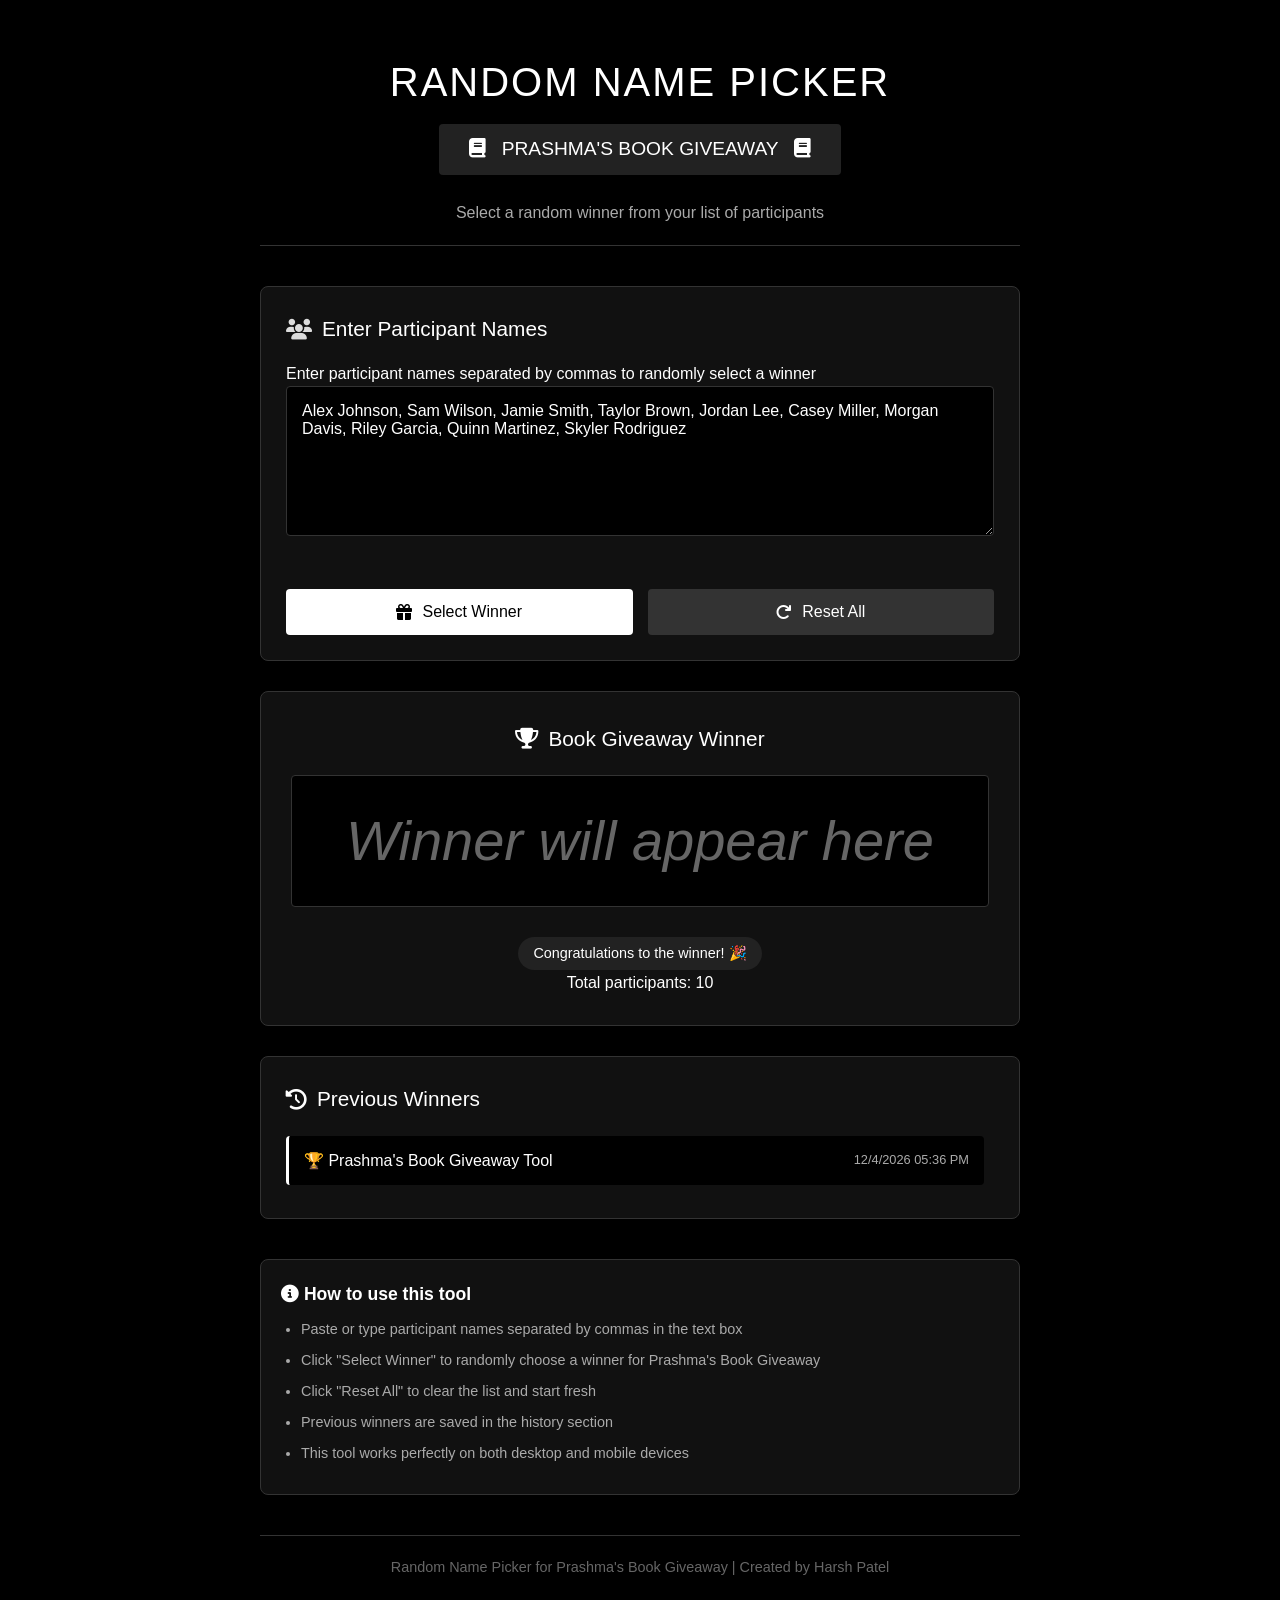
<file: giveaway.html>
<!DOCTYPE html>
<html lang="en">
<head>
    <meta charset="UTF-8">
    <meta name="viewport" content="width=device-width, initial-scale=1.0">
    <title>Prashma's Book Giveaway - Random Name Picker</title>
    <link rel="stylesheet" href="https://cdnjs.cloudflare.com/ajax/libs/font-awesome/6.4.0/css/all.min.css">
    <style>
        * {
            margin: 0;
            padding: 0;
            box-sizing: border-box;
            font-family: 'Segoe UI', Tahoma, Geneva, Verdana, sans-serif;
        }
        
        body {
            background-color: #000;
            color: #fff;
            min-height: 100vh;
            display: flex;
            flex-direction: column;
            align-items: center;
            padding: 20px;
            line-height: 1.6;
        }
        
        .container {
            max-width: 800px;
            width: 100%;
            padding: 30px 20px;
            margin: 0 auto;
        }
        
        header {
            text-align: center;
            margin-bottom: 40px;
            border-bottom: 1px solid #333;
            padding-bottom: 20px;
        }
        
        h1 {
            font-size: 2.5rem;
            font-weight: 300;
            letter-spacing: 2px;
            margin-bottom: 10px;
        }
        
        .giveaway-title {
            font-size: 1.2rem;
            color: #fff;
            margin-bottom: 15px;
            padding: 10px 20px;
            background-color: #222;
            border-radius: 4px;
            display: inline-block;
        }
        
        .subtitle {
            color: #aaa;
            font-size: 1rem;
            font-weight: 300;
            margin-top: 10px;
        }
        
        .creator-credit {
            color: #888;
            font-size: 0.9rem;
            margin-top: 10px;
        }
        
        .input-section {
            background-color: #111;
            border-radius: 8px;
            padding: 25px;
            margin-bottom: 30px;
            border: 1px solid #333;
        }
        
        .input-section h2 {
            font-size: 1.3rem;
            font-weight: 400;
            margin-bottom: 15px;
            display: flex;
            align-items: center;
            gap: 10px;
        }
        
        .input-section h2 i {
            color: #ddd;
        }
        
        textarea {
            width: 100%;
            height: 150px;
            background-color: #000;
            color: #fff;
            border: 1px solid #333;
            border-radius: 4px;
            padding: 15px;
            font-size: 1rem;
            resize: vertical;
            margin-bottom: 20px;
        }
        
        textarea:focus {
            outline: none;
            border-color: #666;
        }
        
        .buttons {
            display: flex;
            flex-wrap: wrap;
            gap: 15px;
            margin-top: 25px;
        }
        
        button {
            background-color: #fff;
            color: #000;
            border: none;
            padding: 14px 28px;
            font-size: 1rem;
            border-radius: 4px;
            cursor: pointer;
            transition: all 0.3s ease;
            display: flex;
            align-items: center;
            justify-content: center;
            gap: 10px;
            flex: 1;
            min-width: 200px;
        }
        
        button:hover {
            background-color: #f0f0f0;
            transform: translateY(-2px);
        }
        
        button:active {
            transform: translateY(0);
        }
        
        #resetBtn {
            background-color: #333;
            color: #fff;
        }
        
        #resetBtn:hover {
            background-color: #444;
        }
        
        .result-section {
            background-color: #111;
            border-radius: 8px;
            padding: 30px;
            text-align: center;
            border: 1px solid #333;
            margin-bottom: 30px;
        }
        
        .result-section h2 {
            font-size: 1.3rem;
            font-weight: 400;
            margin-bottom: 20px;
            display: flex;
            align-items: center;
            justify-content: center;
            gap: 10px;
        }
        
        #selectedName {
            font-size: 3.5rem;
            font-weight: 300;
            min-height: 100px;
            display: flex;
            align-items: center;
            justify-content: center;
            margin: 20px 0;
            padding: 20px;
            background-color: #000;
            border-radius: 4px;
            border: 1px solid #333;
            transition: all 0.3s ease;
        }
        
        .winner-label {
            color: #fff;
            font-size: 0.9rem;
            background-color: #222;
            padding: 5px 15px;
            border-radius: 20px;
            display: inline-block;
            margin-top: 10px;
        }
        
        .history-section {
            background-color: #111;
            border-radius: 8px;
            padding: 25px;
            border: 1px solid #333;
        }
        
        .history-section h2 {
            font-size: 1.3rem;
            font-weight: 400;
            margin-bottom: 20px;
            display: flex;
            align-items: center;
            gap: 10px;
        }
        
        #historyList {
            list-style-type: none;
            max-height: 200px;
            overflow-y: auto;
            padding-right: 10px;
        }
        
        #historyList li {
            padding: 12px 15px;
            margin-bottom: 8px;
            background-color: #000;
            border-radius: 4px;
            border-left: 3px solid #fff;
            display: flex;
            justify-content: space-between;
            align-items: center;
        }
        
        #historyList li .time {
            font-size: 0.8rem;
            color: #aaa;
        }
        
        .instructions {
            margin-top: 40px;
            padding: 20px;
            background-color: #111;
            border-radius: 8px;
            border: 1px solid #333;
            font-size: 0.9rem;
            color: #aaa;
        }
        
        .instructions h3 {
            font-size: 1.1rem;
            margin-bottom: 10px;
            color: #fff;
        }
        
        .instructions ul {
            padding-left: 20px;
        }
        
        .instructions li {
            margin-bottom: 8px;
        }
        
        footer {
            margin-top: 40px;
            text-align: center;
            color: #666;
            font-size: 0.9rem;
            padding-top: 20px;
            border-top: 1px solid #333;
            width: 100%;
        }
        
        .book-icon {
            color: #fff;
            margin: 0 10px;
        }
        
        /* Scrollbar styling */
        ::-webkit-scrollbar {
            width: 8px;
        }
        
        ::-webkit-scrollbar-track {
            background: #222;
        }
        
        ::-webkit-scrollbar-thumb {
            background: #555;
            border-radius: 4px;
        }
        
        ::-webkit-scrollbar-thumb:hover {
            background: #777;
        }
        
        /* Responsive design */
        @media (max-width: 768px) {
            h1 {
                font-size: 2rem;
            }
            
            .giveaway-title {
                font-size: 1rem;
            }
            
            .container {
                padding: 15px 10px;
            }
            
            .input-section, .result-section, .history-section, .instructions {
                padding: 20px 15px;
            }
            
            #selectedName {
                font-size: 2.5rem;
                min-height: 80px;
                padding: 15px;
            }
            
            button {
                min-width: 100%;
            }
            
            .buttons {
                flex-direction: column;
            }
        }
        
        @media (max-width: 480px) {
            h1 {
                font-size: 1.8rem;
            }
            
            #selectedName {
                font-size: 2rem;
            }
            
            .giveaway-title {
                font-size: 0.9rem;
                padding: 8px 15px;
            }
        }
        
        /* Animation for selection */
        @keyframes pulse {
            0% { transform: scale(1); }
            50% { transform: scale(1.05); }
            100% { transform: scale(1); }
        }
        
        .selected-animation {
            animation: pulse 0.5s ease;
            border-color: #fff !important;
            background-color: #222 !important;
        }
        
        .empty-message {
            color: #666;
            font-style: italic;
        }
        
        .confetti {
            position: fixed;
            width: 10px;
            height: 10px;
            background-color: #fff;
            opacity: 0;
            z-index: 1000;
        }
        
        @keyframes confetti-fall {
            0% {
                transform: translateY(-100px) rotate(0deg);
                opacity: 1;
            }
            100% {
                transform: translateY(1000px) rotate(720deg);
                opacity: 0;
            }
        }
    </style>
</head>
<body>
    <div class="container">
        <header>
            <h1>RANDOM NAME PICKER</h1>
            <div class="giveaway-title">
                <i class="fas fa-book book-icon"></i>
                PRASHMA'S BOOK GIVEAWAY
                <i class="fas fa-book book-icon"></i>
            </div>
            <p class="subtitle">Select a random winner from your list of participants</p>
        </header>
        
        <section class="input-section">
            <h2><i class="fas fa-users"></i> Enter Participant Names</h2>
            <p>Enter participant names separated by commas to randomly select a winner</p>
            <textarea id="nameInput" placeholder="Enter participant names here, separated by commas...">Alex Johnson, Sam Wilson, Jamie Smith, Taylor Brown, Jordan Lee, Casey Miller, Morgan Davis, Riley Garcia, Quinn Martinez, Skyler Rodriguez</textarea>
            
            <div class="buttons">
                <button id="pickRandomBtn">
                    <i class="fas fa-gift"></i> Select Winner
                </button>
                <button id="resetBtn">
                    <i class="fas fa-redo"></i> Reset All
                </button>
            </div>
        </section>
        
        <section class="result-section">
            <h2><i class="fas fa-trophy"></i> Book Giveaway Winner</h2>
            <div id="selectedName" class="empty-message">Winner will appear here</div>
            <div class="winner-label">Congratulations to the winner! 🎉</div>
            <p id="selectionCount">Total participants: 10</p>
        </section>
        
        <section class="history-section">
            <h2><i class="fas fa-history"></i> Previous Winners</h2>
            <ul id="historyList">
                <!-- History items will be added here -->
            </ul>
        </section>
        
        <div class="instructions">
            <h3><i class="fas fa-info-circle"></i> How to use this tool</h3>
            <ul>
                <li>Paste or type participant names separated by commas in the text box</li>
                <li>Click "Select Winner" to randomly choose a winner for Prashma's Book Giveaway</li>
                <li>Click "Reset All" to clear the list and start fresh</li>
                <li>Previous winners are saved in the history section</li>
                <li>This tool works perfectly on both desktop and mobile devices</li>
            </ul>
        </div>
        
        <footer>
            <p>Random Name Picker for Prashma's Book Giveaway | Created by Harsh Patel</p>
        </footer>
    </div>

    <script>
        document.addEventListener('DOMContentLoaded', function() {
            // DOM elements
            const nameInput = document.getElementById('nameInput');
            const pickRandomBtn = document.getElementById('pickRandomBtn');
            const resetBtn = document.getElementById('resetBtn');
            const selectedName = document.getElementById('selectedName');
            const selectionCount = document.getElementById('selectionCount');
            const historyList = document.getElementById('historyList');
            
            // Initialize history from localStorage or empty array
            let history = JSON.parse(localStorage.getItem('bookGiveawayHistory')) || [];
            
            // Update the display with the count of names in the input
            function updateNameCount() {
                const names = getNameArray();
                selectionCount.textContent = `Total participants: ${names.length}`;
            }
            
            // Get names as an array from the input field
            function getNameArray() {
                const input = nameInput.value.trim();
                if (!input) return [];
                
                return input.split(',')
                    .map(name => name.trim())
                    .filter(name => name.length > 0);
            }
            
            // Create confetti effect
            function createConfetti() {
                const colors = ['#ffffff', '#f0f0f0', '#e0e0e0'];
                const confettiCount = 50;
                
                for (let i = 0; i < confettiCount; i++) {
                    const confetti = document.createElement('div');
                    confetti.className = 'confetti';
                    confetti.style.left = Math.random() * 100 + 'vw';
                    confetti.style.backgroundColor = colors[Math.floor(Math.random() * colors.length)];
                    confetti.style.width = Math.random() * 10 + 5 + 'px';
                    confetti.style.height = Math.random() * 10 + 5 + 'px';
                    confetti.style.borderRadius = Math.random() > 0.5 ? '50%' : '0';
                    
                    document.body.appendChild(confetti);
                    
                    // Animation
                    const animationDuration = Math.random() * 3 + 2;
                    confetti.style.animation = `confetti-fall ${animationDuration}s linear forwards`;
                    
                    // Remove confetti after animation
                    setTimeout(() => {
                        confetti.remove();
                    }, animationDuration * 1000);
                }
            }
            
            // Pick a random name from the list
            function pickRandomName() {
                const names = getNameArray();
                
                if (names.length === 0) {
                    selectedName.textContent = "Please enter participant names first";
                    selectedName.classList.remove('selected-animation');
                    void selectedName.offsetWidth; // Trigger reflow for animation
                    selectedName.classList.add('selected-animation');
                    return;
                }
                
                // Pick a random name
                const randomIndex = Math.floor(Math.random() * names.length);
                const selected = names[randomIndex];
                
                // Update the selected name display
                selectedName.textContent = selected;
                selectedName.classList.remove('empty-message');
                selectedName.classList.remove('selected-animation');
                void selectedName.offsetWidth; // Trigger reflow for animation
                selectedName.classList.add('selected-animation');
                
                // Create confetti celebration
                createConfetti();
                
                // Add to history
                const historyItem = {
                    name: selected,
                    time: new Date().toLocaleTimeString([], {hour: '2-digit', minute:'2-digit'}),
                    date: new Date().toLocaleDateString()
                };
                
                history.unshift(historyItem); // Add to beginning of array
                
                // Keep only last 10 history items
                if (history.length > 10) {
                    history = history.slice(0, 10);
                }
                
                // Update history display
                updateHistoryDisplay();
                
                // Save to localStorage
                localStorage.setItem('bookGiveawayHistory', JSON.stringify(history));
                
                // Update name count
                updateNameCount();
            }
            
            // Update the history display
            function updateHistoryDisplay() {
                // Clear current history list
                historyList.innerHTML = '';
                
                if (history.length === 0) {
                    const emptyItem = document.createElement('li');
                    emptyItem.innerHTML = '<span class="empty-message">No winners selected yet</span>';
                    historyList.appendChild(emptyItem);
                    return;
                }
                
                // Add each history item to the list
                history.forEach((item, index) => {
                    const li = document.createElement('li');
                    // Add trophy emoji for the first (most recent) winner
                    const trophy = index === 0 ? '🏆 ' : '';
                    li.innerHTML = `
                        <span>${trophy}${item.name}</span>
                        <span class="time">${item.date} ${item.time}</span>
                    `;
                    historyList.appendChild(li);
                });
            }
            
            // Reset everything
            function resetAll() {
                nameInput.value = '';
                selectedName.textContent = 'Winner will appear here';
                selectedName.classList.add('empty-message');
                selectedName.classList.remove('selected-animation');
                
                // Clear history
                history = [];
                localStorage.removeItem('bookGiveawayHistory');
                updateHistoryDisplay();
                
                // Reset example names
                nameInput.value = 'Alex Johnson, Sam Wilson, Jamie Smith, Taylor Brown, Jordan Lee, Casey Miller, Morgan Davis, Riley Garcia, Quinn Martinez, Skyler Rodriguez';
                updateNameCount();
            }
            
            // Event listeners
            pickRandomBtn.addEventListener('click', pickRandomName);
            resetBtn.addEventListener('click', resetAll);
            
            // Update name count when input changes
            nameInput.addEventListener('input', updateNameCount);
            
            // Initialize the app
            updateNameCount();
            updateHistoryDisplay();
            
            // Add keyboard shortcut (Spacebar to pick random name)
            document.addEventListener('keydown', function(event) {
                if (event.code === 'Space' && document.activeElement !== nameInput) {
                    event.preventDefault();
                    pickRandomName();
                }
            });
            
            // Add example to history if it's empty
            if (history.length === 0) {
                // Add a welcome message to history
                history.push({
                    name: "Prashma's Book Giveaway Tool",
                    time: new Date().toLocaleTimeString([], {hour: '2-digit', minute:'2-digit'}),
                    date: new Date().toLocaleDateString()
                });
                updateHistoryDisplay();
                localStorage.setItem('bookGiveawayHistory', JSON.stringify(history));
            }
        });
    </script>
</body>
</html>
</file>
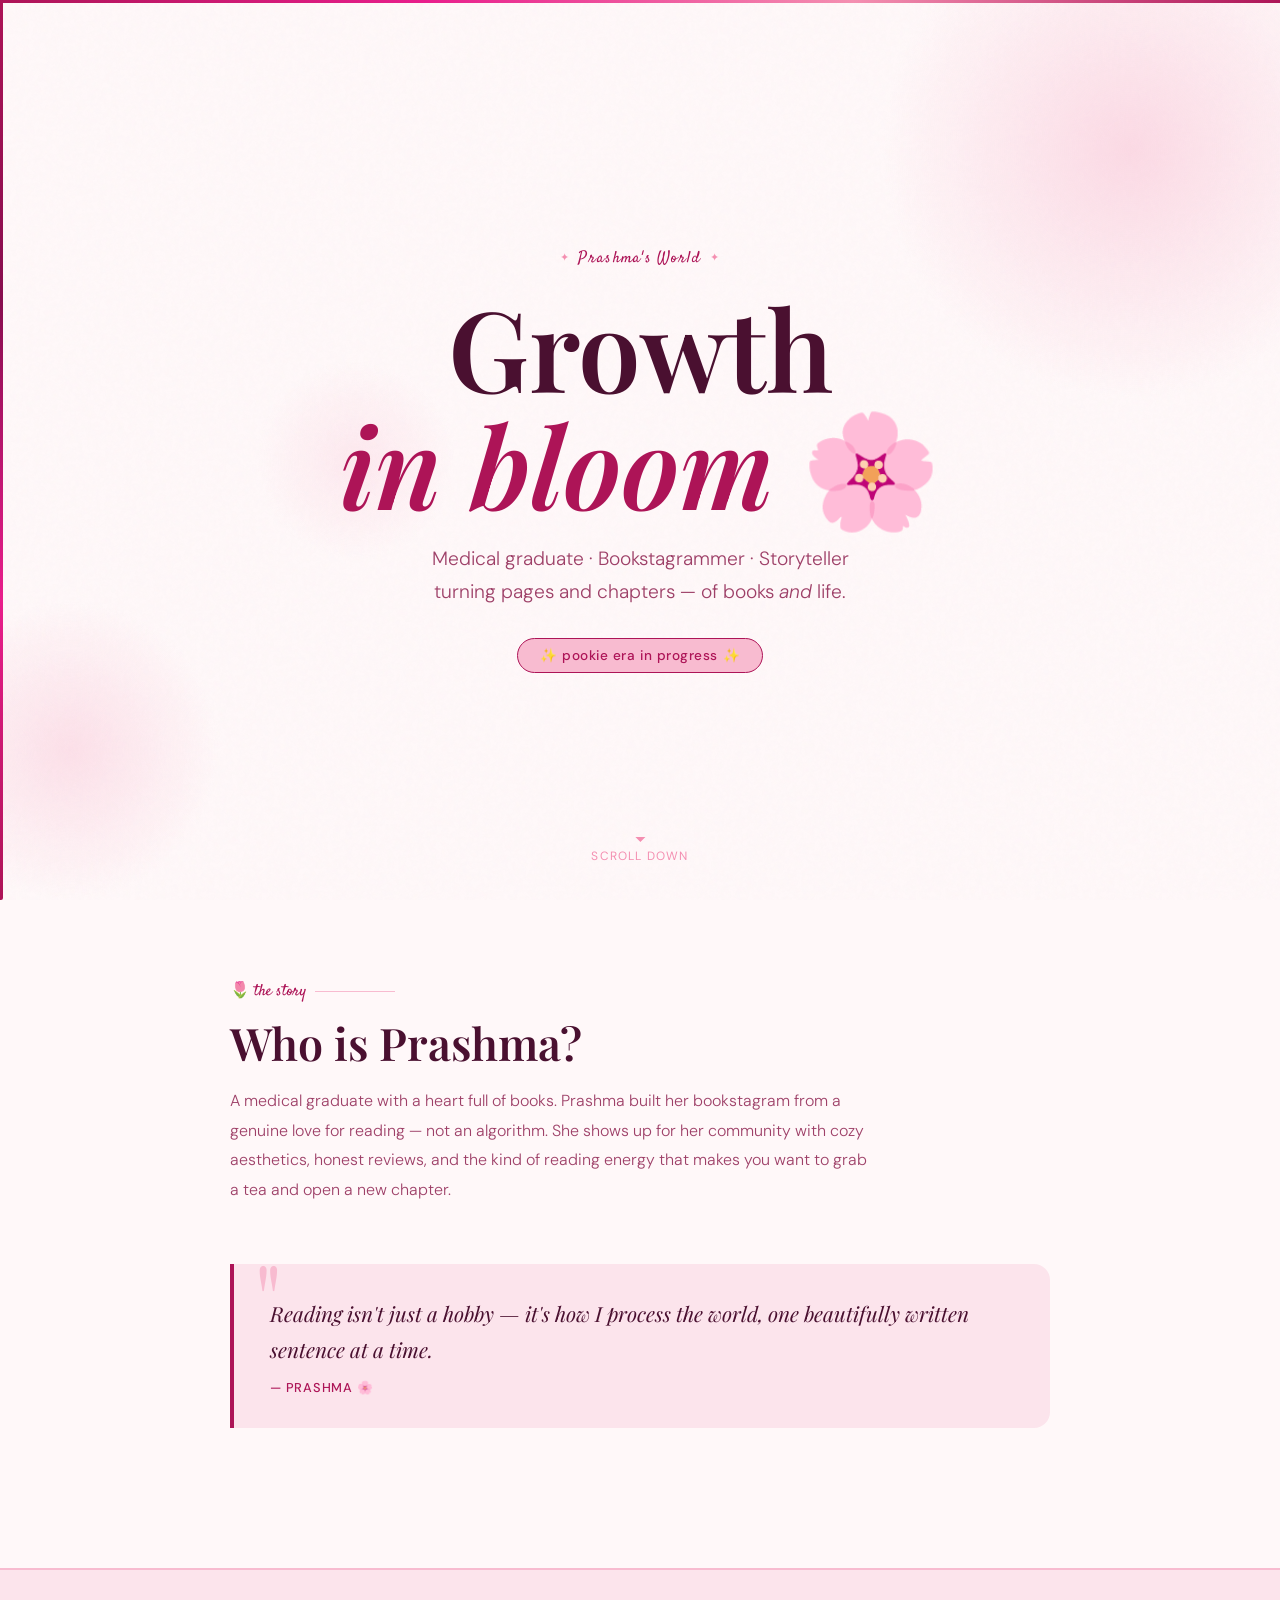
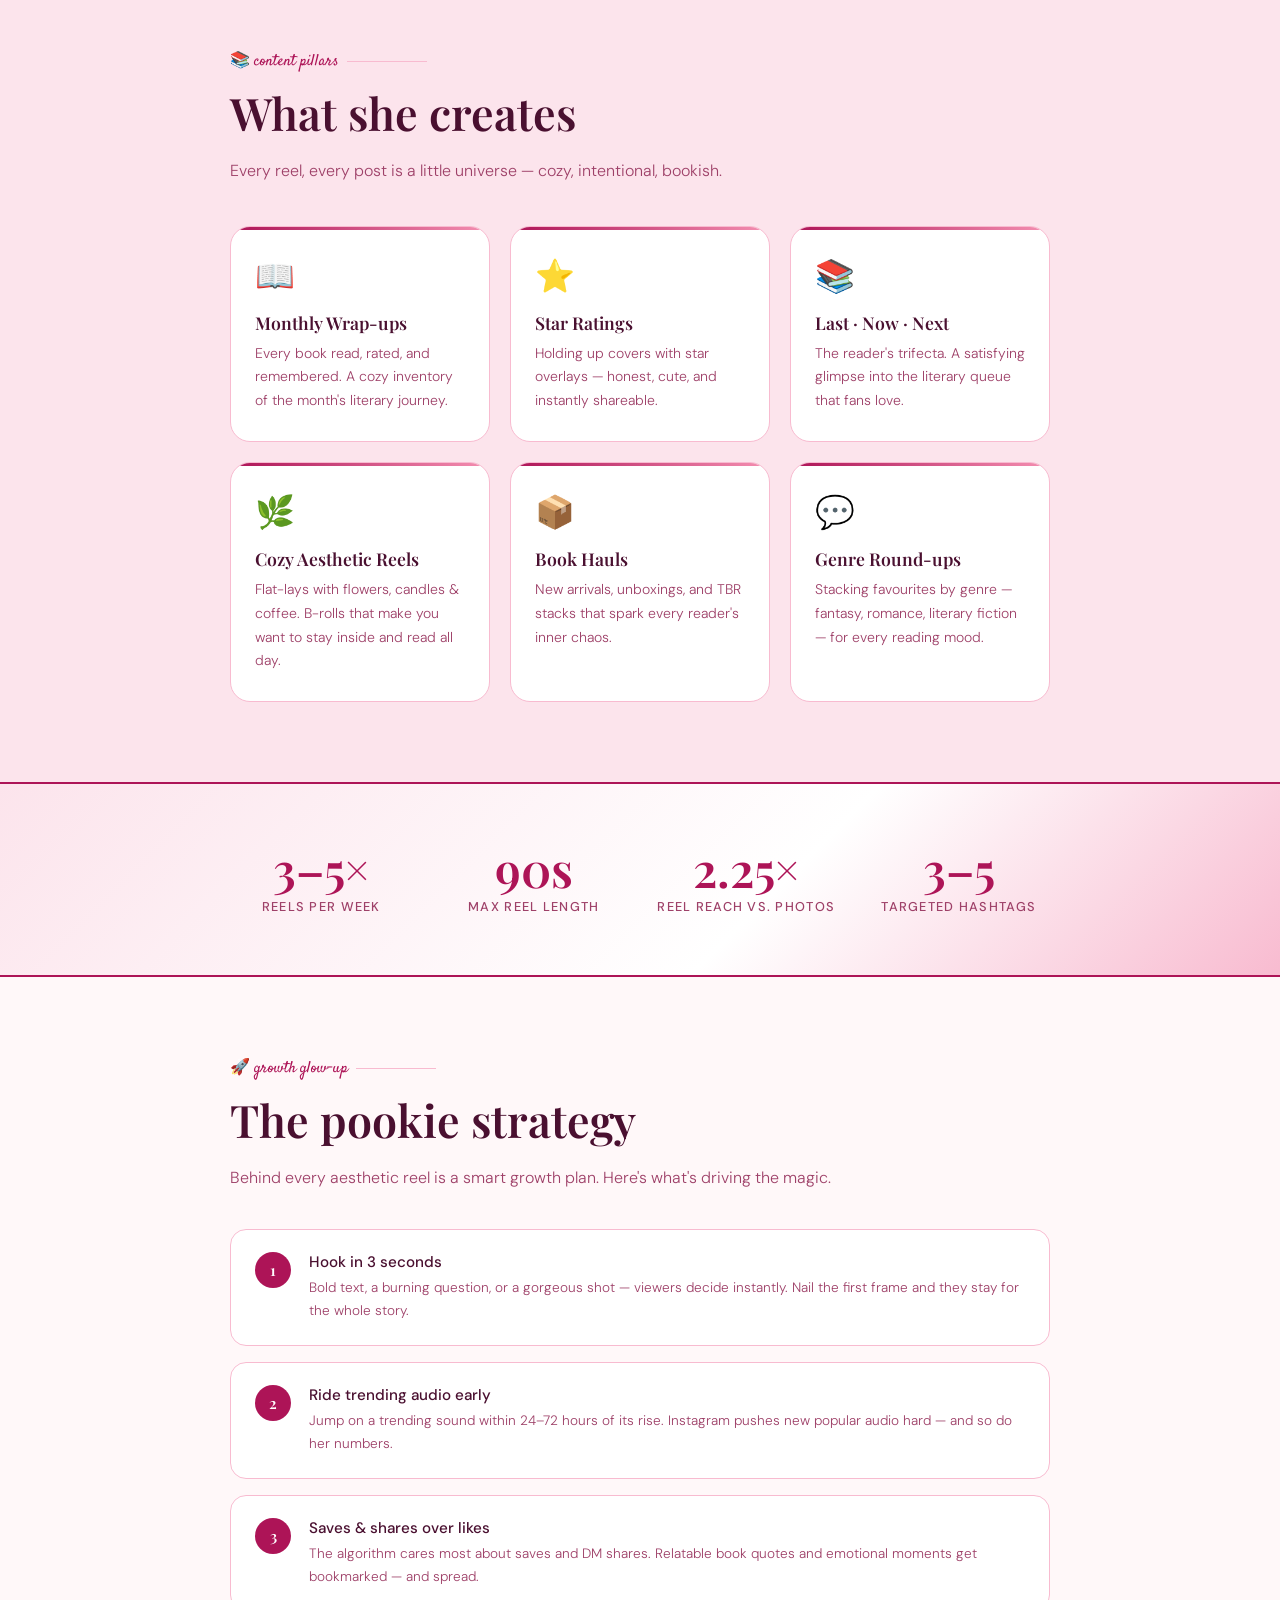
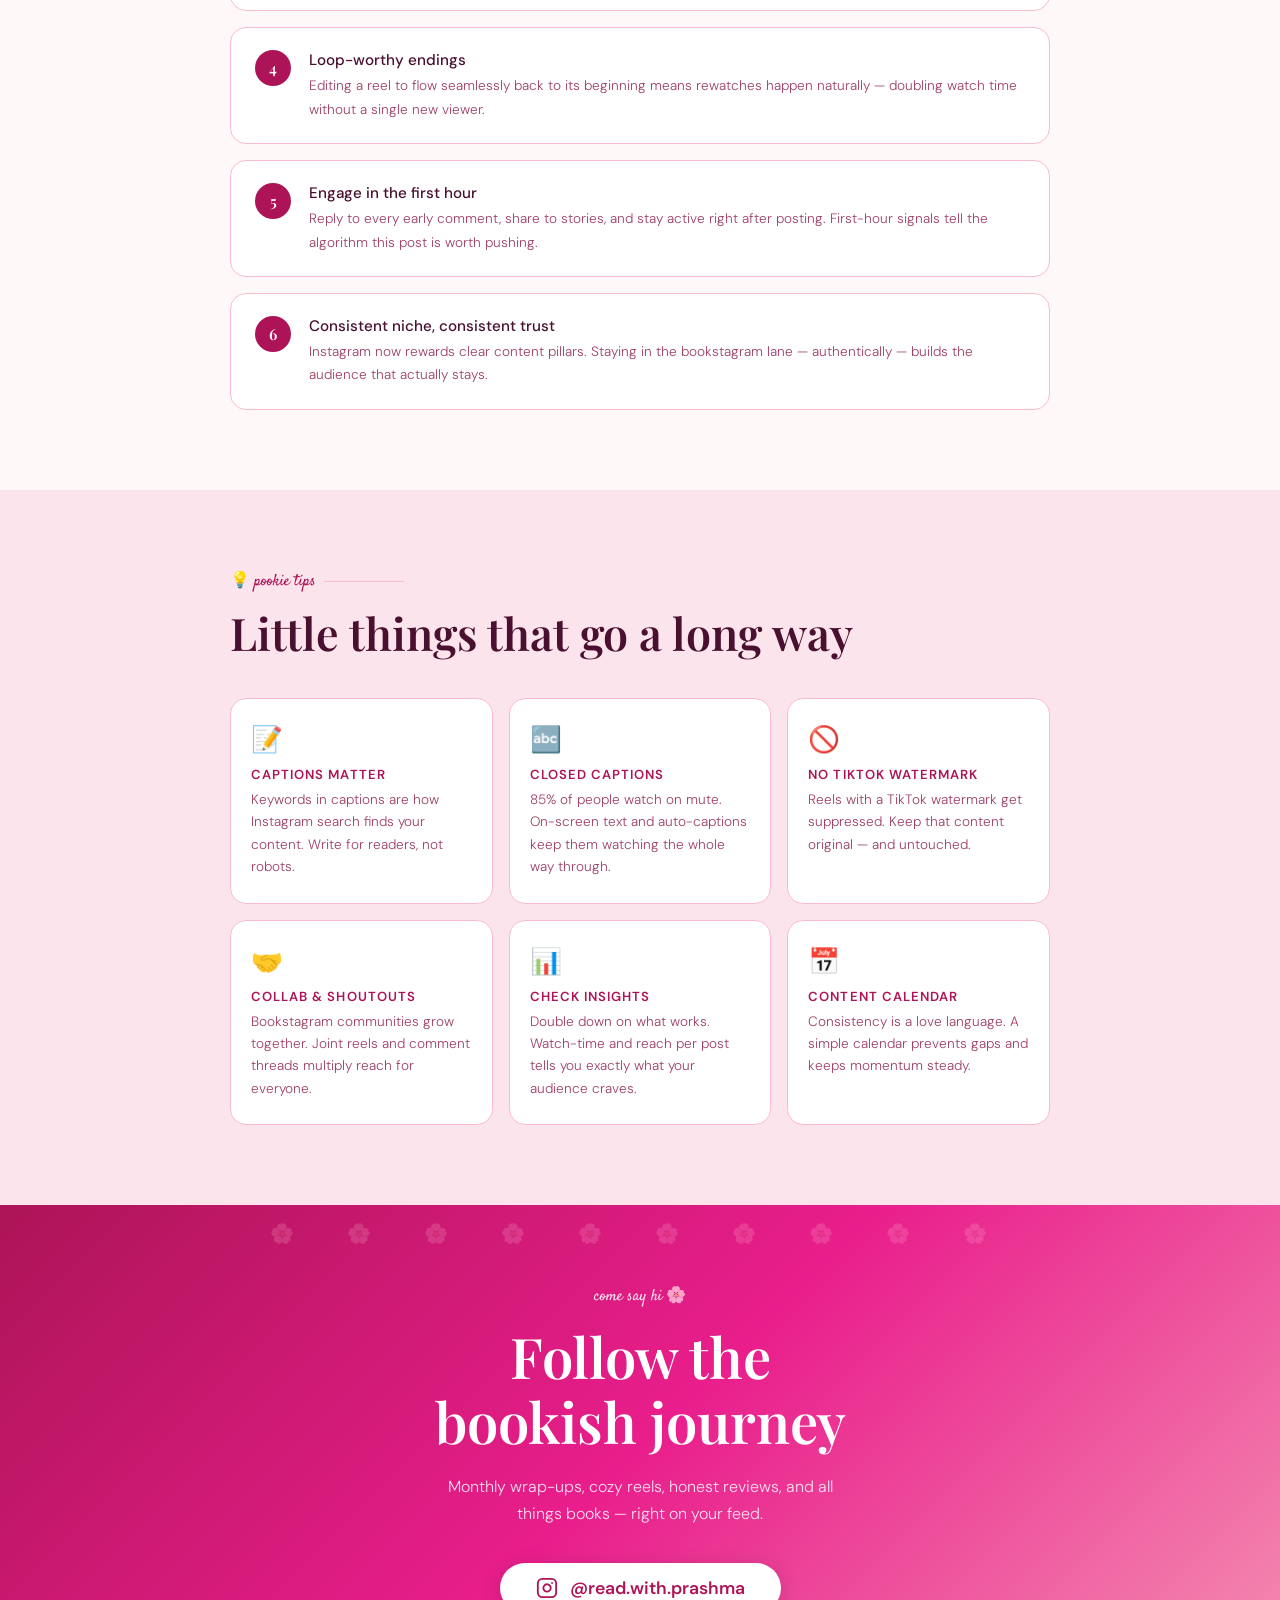
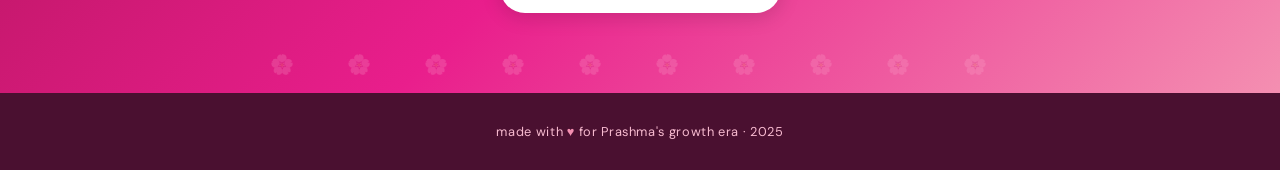
<file: growth.html>
<!DOCTYPE html>
<html lang="en">
<head>
  <meta charset="UTF-8" />
  <meta name="viewport" content="width=device-width, initial-scale=1.0" />
  <title>Prashma's Growth Journey 🌸</title>
  <link href="https://fonts.googleapis.com/css2?family=Playfair+Display:ital,wght@0,400;0,600;1,400&family=DM+Sans:wght@300;400;500&family=Satisfy&display=swap" rel="stylesheet" />
  <style>
    :root {
      --blush: #fce4ec;
      --petal: #f8bbd0;
      --rose: #f48fb1;
      --hot: #e91e8c;
      --dark-pink: #ad1457;
      --deep: #880e4f;
      --cream: #fff8f9;
      --text: #4a1030;
      --muted: #9e4068;
    }

    * { margin: 0; padding: 0; box-sizing: border-box; }

    html { scroll-behavior: smooth; }

    body {
      background-color: var(--cream);
      color: var(--text);
      font-family: 'DM Sans', sans-serif;
      overflow-x: hidden;
    }

    /* ── Noise texture overlay ── */
    body::before {
      content: '';
      position: fixed;
      inset: 0;
      background-image: url("data:image/svg+xml,%3Csvg viewBox='0 0 200 200' xmlns='http://www.w3.org/2000/svg'%3E%3Cfilter id='n'%3E%3CfeTurbulence type='fractalNoise' baseFrequency='0.75' numOctaves='4' stitchTiles='stitch'/%3E%3C/filter%3E%3Crect width='100%25' height='100%25' filter='url(%23n)' opacity='0.04'/%3E%3C/svg%3E");
      pointer-events: none;
      z-index: 0;
      opacity: 0.6;
    }

    /* ── Minimal dark-pink border stripe ── */
    .border-stripe {
      width: 3px;
      background: linear-gradient(180deg, var(--dark-pink), var(--deep), var(--hot), var(--dark-pink));
      position: fixed;
      top: 0; left: 0; bottom: 0;
      z-index: 100;
      border-radius: 0 2px 2px 0;
    }

    /* ── Top accent bar ── */
    .top-bar {
      height: 3px;
      background: linear-gradient(90deg, var(--dark-pink), var(--hot), var(--rose), var(--dark-pink));
      position: fixed;
      top: 0; left: 0; right: 0;
      z-index: 100;
    }

    /* ─────────────── HERO ─────────────── */
    .hero {
      min-height: 100vh;
      display: flex;
      flex-direction: column;
      align-items: center;
      justify-content: center;
      padding: 80px 24px 60px;
      position: relative;
      overflow: hidden;
    }

    .hero-bg-circle {
      position: absolute;
      border-radius: 50%;
      background: radial-gradient(circle, var(--petal), transparent 70%);
      pointer-events: none;
      animation: float 8s ease-in-out infinite;
    }
    .hero-bg-circle:nth-child(1) { width: 500px; height: 500px; top: -100px; right: -100px; opacity: 0.5; }
    .hero-bg-circle:nth-child(2) { width: 300px; height: 300px; bottom: 0; left: -80px; opacity: 0.4; animation-delay: 3s; }
    .hero-bg-circle:nth-child(3) { width: 200px; height: 200px; top: 40%; left: 20%; opacity: 0.25; animation-delay: 5s; }

    @keyframes float {
      0%, 100% { transform: translateY(0); }
      50% { transform: translateY(-20px); }
    }

    .hero-petals {
      position: absolute; inset: 0;
      pointer-events: none;
      overflow: hidden;
    }
    .petal {
      position: absolute;
      font-size: 1.4rem;
      opacity: 0;
      animation: drift linear infinite;
    }
    @keyframes drift {
      0%   { transform: translateY(-60px) rotate(0deg);   opacity: 0; }
      10%  { opacity: 0.6; }
      90%  { opacity: 0.6; }
      100% { transform: translateY(110vh) rotate(360deg); opacity: 0; }
    }

    .hero-badge {
      font-family: 'Satisfy', cursive;
      color: var(--dark-pink);
      font-size: 1rem;
      letter-spacing: 0.08em;
      margin-bottom: 18px;
      display: flex;
      align-items: center;
      gap: 8px;
      animation: fadeUp 0.8s ease both;
    }
    .hero-badge::before, .hero-badge::after { content: '✦'; font-size: 0.7rem; color: var(--rose); }

    .hero-name {
      font-family: 'Playfair Display', serif;
      font-size: clamp(3.2rem, 10vw, 7rem);
      font-weight: 600;
      line-height: 1.05;
      text-align: center;
      color: var(--text);
      animation: fadeUp 0.9s 0.1s ease both;
      position: relative;
      z-index: 1;
    }
    .hero-name span {
      color: var(--dark-pink);
      font-style: italic;
    }

    .hero-tagline {
      font-family: 'DM Sans', sans-serif;
      font-size: clamp(0.95rem, 2.5vw, 1.2rem);
      font-weight: 300;
      color: var(--muted);
      text-align: center;
      max-width: 480px;
      margin-top: 20px;
      line-height: 1.7;
      animation: fadeUp 1s 0.2s ease both;
      position: relative;
      z-index: 1;
    }

    .pookie-pill {
      display: inline-flex;
      align-items: center;
      gap: 8px;
      background: var(--petal);
      border: 1.5px solid var(--dark-pink);
      border-radius: 999px;
      padding: 8px 22px;
      font-size: 0.85rem;
      color: var(--dark-pink);
      font-weight: 500;
      margin-top: 30px;
      animation: fadeUp 1s 0.3s ease both;
      letter-spacing: 0.04em;
    }

    .scroll-hint {
      position: absolute;
      bottom: 36px;
      left: 50%;
      transform: translateX(-50%);
      display: flex;
      flex-direction: column;
      align-items: center;
      gap: 6px;
      color: var(--rose);
      font-size: 0.75rem;
      letter-spacing: 0.1em;
      text-transform: uppercase;
      animation: bounce 2s ease-in-out infinite;
    }
    @keyframes bounce { 0%,100%{transform:translateX(-50%) translateY(0)}50%{transform:translateX(-50%) translateY(6px)} }

    /* ─────────────── SECTIONS ─────────────── */
    section {
      padding: 80px 24px;
      position: relative;
    }

    .container {
      max-width: 820px;
      margin: 0 auto;
    }

    .section-label {
      font-family: 'Satisfy', cursive;
      color: var(--dark-pink);
      font-size: 1rem;
      margin-bottom: 10px;
      display: flex;
      align-items: center;
      gap: 8px;
    }
    .section-label::after { content: ''; flex: 1; height: 1px; background: var(--petal); max-width: 80px; }

    .section-title {
      font-family: 'Playfair Display', serif;
      font-size: clamp(1.8rem, 4vw, 2.8rem);
      font-weight: 600;
      color: var(--text);
      margin-bottom: 14px;
    }

    .section-body {
      font-size: 1rem;
      font-weight: 300;
      color: var(--muted);
      line-height: 1.85;
      max-width: 640px;
    }

    /* ─────────────── CONTENT PILLARS ─────────────── */
    .pillars-grid {
      display: grid;
      grid-template-columns: repeat(auto-fit, minmax(220px, 1fr));
      gap: 20px;
      margin-top: 40px;
    }

    .pillar-card {
      background: white;
      border: 1.5px solid var(--petal);
      border-radius: 20px;
      padding: 28px 24px;
      position: relative;
      overflow: hidden;
      transition: transform 0.3s ease, box-shadow 0.3s ease;
    }
    .pillar-card::before {
      content: '';
      position: absolute;
      top: 0; left: 0; right: 0;
      height: 3px;
      background: linear-gradient(90deg, var(--dark-pink), var(--rose));
    }
    .pillar-card:hover {
      transform: translateY(-6px);
      box-shadow: 0 12px 40px rgba(173,20,87,0.12);
    }

    .pillar-icon { font-size: 2rem; margin-bottom: 14px; }
    .pillar-title {
      font-family: 'Playfair Display', serif;
      font-size: 1.1rem;
      font-weight: 600;
      color: var(--text);
      margin-bottom: 8px;
    }
    .pillar-desc {
      font-size: 0.875rem;
      color: var(--muted);
      line-height: 1.7;
      font-weight: 300;
    }

    /* ─────────────── GROWTH STATS ─────────────── */
    .stats-band {
      background: linear-gradient(135deg, var(--blush) 0%, white 60%, var(--petal) 100%);
      border-top: 2px solid var(--dark-pink);
      border-bottom: 2px solid var(--dark-pink);
      padding: 60px 24px;
    }

    .stats-grid {
      display: grid;
      grid-template-columns: repeat(auto-fit, minmax(160px, 1fr));
      gap: 30px;
      max-width: 820px;
      margin: 0 auto;
      text-align: center;
    }

    .stat-number {
      font-family: 'Playfair Display', serif;
      font-size: 3rem;
      font-weight: 600;
      color: var(--dark-pink);
      line-height: 1;
    }
    .stat-label {
      font-size: 0.8rem;
      color: var(--muted);
      text-transform: uppercase;
      letter-spacing: 0.1em;
      margin-top: 6px;
      font-weight: 500;
    }

    /* ─────────────── REEL STRATEGY CARDS ─────────────── */
    .strategy-list {
      display: flex;
      flex-direction: column;
      gap: 16px;
      margin-top: 36px;
    }

    .strategy-item {
      display: flex;
      gap: 18px;
      align-items: flex-start;
      background: white;
      border-radius: 16px;
      border: 1px solid var(--petal);
      padding: 22px 24px;
      transition: transform 0.25s ease;
    }
    .strategy-item:hover { transform: translateX(6px); }

    .strategy-num {
      min-width: 36px;
      height: 36px;
      border-radius: 50%;
      background: var(--dark-pink);
      color: white;
      font-family: 'Playfair Display', serif;
      font-size: 0.95rem;
      display: flex; align-items: center; justify-content: center;
      flex-shrink: 0;
      font-weight: 600;
    }

    .strategy-text strong {
      display: block;
      font-weight: 500;
      color: var(--text);
      margin-bottom: 4px;
      font-size: 0.95rem;
    }
    .strategy-text span {
      font-size: 0.85rem;
      color: var(--muted);
      line-height: 1.65;
      font-weight: 300;
    }

    /* ─────────────── QUOTE BLOCK ─────────────── */
    .quote-block {
      background: var(--blush);
      border-left: 4px solid var(--dark-pink);
      border-radius: 0 16px 16px 0;
      padding: 32px 36px;
      margin: 60px 0;
      position: relative;
    }
    .quote-block::before {
      content: '"';
      font-family: 'Playfair Display', serif;
      font-size: 6rem;
      color: var(--petal);
      position: absolute;
      top: -16px; left: 20px;
      line-height: 1;
    }
    .quote-text {
      font-family: 'Playfair Display', serif;
      font-size: 1.3rem;
      font-style: italic;
      color: var(--text);
      line-height: 1.7;
      position: relative;
      z-index: 1;
    }
    .quote-attr {
      margin-top: 12px;
      font-size: 0.8rem;
      color: var(--dark-pink);
      font-weight: 500;
      letter-spacing: 0.06em;
      text-transform: uppercase;
    }

    /* ─────────────── TIPS GRID ─────────────── */
    .tips-grid {
      display: grid;
      grid-template-columns: repeat(auto-fit, minmax(200px, 1fr));
      gap: 16px;
      margin-top: 36px;
    }

    .tip-card {
      border-radius: 16px;
      padding: 24px 20px;
      background: white;
      border: 1px solid var(--petal);
      transition: all 0.25s;
    }
    .tip-card:hover {
      background: var(--blush);
      border-color: var(--dark-pink);
    }
    .tip-card .tip-icon { font-size: 1.6rem; margin-bottom: 10px; }
    .tip-card .tip-label {
      font-size: 0.82rem;
      text-transform: uppercase;
      letter-spacing: 0.08em;
      color: var(--dark-pink);
      font-weight: 600;
      margin-bottom: 6px;
    }
    .tip-card .tip-body {
      font-size: 0.85rem;
      color: var(--muted);
      line-height: 1.65;
      font-weight: 300;
    }

    /* ─────────────── INSTAGRAM CTA ─────────────── */
    .insta-section {
      background: linear-gradient(135deg, var(--dark-pink) 0%, var(--hot) 50%, var(--rose) 100%);
      padding: 80px 24px;
      text-align: center;
      position: relative;
      overflow: hidden;
    }
    .insta-section::before {
      content: '🌸 🌸 🌸 🌸 🌸 🌸 🌸 🌸 🌸 🌸';
      position: absolute;
      top: 16px; left: 0; right: 0;
      font-size: 1.2rem;
      opacity: 0.2;
      letter-spacing: 24px;
    }
    .insta-section::after {
      content: '🌸 🌸 🌸 🌸 🌸 🌸 🌸 🌸 🌸 🌸';
      position: absolute;
      bottom: 16px; left: 0; right: 0;
      font-size: 1.2rem;
      opacity: 0.2;
      letter-spacing: 24px;
    }

    .insta-eyebrow {
      font-family: 'Satisfy', cursive;
      color: rgba(255,255,255,0.85);
      font-size: 1rem;
      margin-bottom: 16px;
    }

    .insta-title {
      font-family: 'Playfair Display', serif;
      font-size: clamp(2rem, 5vw, 3.5rem);
      font-weight: 600;
      color: white;
      line-height: 1.15;
      margin-bottom: 20px;
    }

    .insta-desc {
      font-size: 1rem;
      color: rgba(255,255,255,0.85);
      max-width: 420px;
      margin: 0 auto 36px;
      line-height: 1.7;
      font-weight: 300;
    }

    .insta-handle {
      display: inline-flex;
      align-items: center;
      gap: 12px;
      background: white;
      color: var(--dark-pink);
      border-radius: 999px;
      padding: 14px 36px;
      font-weight: 600;
      font-size: 1.1rem;
      text-decoration: none;
      transition: transform 0.25s ease, box-shadow 0.25s ease;
      box-shadow: 0 4px 20px rgba(0,0,0,0.15);
    }
    .insta-handle:hover {
      transform: scale(1.05);
      box-shadow: 0 8px 30px rgba(0,0,0,0.2);
    }

    /* ─────────────── FOOTER ─────────────── */
    footer {
      background: var(--text);
      color: var(--petal);
      text-align: center;
      padding: 30px 24px;
      font-size: 0.8rem;
      letter-spacing: 0.05em;
    }
    footer span { color: var(--rose); }

    /* ─────────────── ANIMATIONS ─────────────── */
    @keyframes fadeUp {
      from { opacity: 0; transform: translateY(24px); }
      to   { opacity: 1; transform: translateY(0); }
    }

    .reveal {
      opacity: 0;
      transform: translateY(28px);
      transition: opacity 0.7s ease, transform 0.7s ease;
    }
    .reveal.visible {
      opacity: 1;
      transform: translateY(0);
    }

    /* ─── Responsive ─── */
    @media (max-width: 600px) {
      .hero-name { font-size: 3rem; }
      .pillars-grid { grid-template-columns: 1fr; }
      .tips-grid { grid-template-columns: 1fr 1fr; }
    }
  </style>
</head>
<body>

  <!-- Border accents -->
  <div class="top-bar"></div>
  <div class="border-stripe"></div>

  <!-- ── HERO ── -->
  <section class="hero">
    <div class="hero-bg-circle"></div>
    <div class="hero-bg-circle"></div>
    <div class="hero-bg-circle"></div>

    <!-- Floating petals -->
    <div class="hero-petals" id="petals"></div>

    <div class="hero-badge">Prashma's World</div>

    <h1 class="hero-name">
      Growth<br><span>in bloom</span> 🌸
    </h1>

    <p class="hero-tagline">
      Medical graduate · Bookstagrammer · Storyteller<br>
      turning pages and chapters — of books <em>and</em> life.
    </p>

    <div class="pookie-pill">✨ pookie era in progress ✨</div>

    <div class="scroll-hint">
      <svg width="16" height="16" viewBox="0 0 16 16" fill="currentColor"><path d="M8 1v14M3 11l5 5 5-5"/></svg>
      scroll down
    </div>
  </section>

  <!-- ── ABOUT ── -->
  <section>
    <div class="container">
      <div class="section-label reveal">🌷 the story</div>
      <h2 class="section-title reveal">Who is Prashma?</h2>
      <p class="section-body reveal">
        A medical graduate with a heart full of books. Prashma built her bookstagram from a genuine love for reading — not an algorithm. She shows up for her community with cozy aesthetics, honest reviews, and the kind of reading energy that makes you want to grab a tea and open a new chapter.
      </p>

      <div class="quote-block reveal">
        <p class="quote-text">Reading isn't just a hobby — it's how I process the world, one beautifully written sentence at a time.</p>
        <p class="quote-attr">— Prashma 🌸</p>
      </div>
    </div>
  </section>

  <!-- ── CONTENT PILLARS ── -->
  <section style="background: var(--blush); border-top: 2px solid var(--petal);">
    <div class="container">
      <div class="section-label reveal">📚 content pillars</div>
      <h2 class="section-title reveal">What she creates</h2>
      <p class="section-body reveal">Every reel, every post is a little universe — cozy, intentional, bookish.</p>

      <div class="pillars-grid">
        <div class="pillar-card reveal">
          <div class="pillar-icon">📖</div>
          <div class="pillar-title">Monthly Wrap-ups</div>
          <p class="pillar-desc">Every book read, rated, and remembered. A cozy inventory of the month's literary journey.</p>
        </div>
        <div class="pillar-card reveal">
          <div class="pillar-icon">⭐</div>
          <div class="pillar-title">Star Ratings</div>
          <p class="pillar-desc">Holding up covers with star overlays — honest, cute, and instantly shareable.</p>
        </div>
        <div class="pillar-card reveal">
          <div class="pillar-icon">📚</div>
          <div class="pillar-title">Last · Now · Next</div>
          <p class="pillar-desc">The reader's trifecta. A satisfying glimpse into the literary queue that fans love.</p>
        </div>
        <div class="pillar-card reveal">
          <div class="pillar-icon">🌿</div>
          <div class="pillar-title">Cozy Aesthetic Reels</div>
          <p class="pillar-desc">Flat-lays with flowers, candles & coffee. B-rolls that make you want to stay inside and read all day.</p>
        </div>
        <div class="pillar-card reveal">
          <div class="pillar-icon">📦</div>
          <div class="pillar-title">Book Hauls</div>
          <p class="pillar-desc">New arrivals, unboxings, and TBR stacks that spark every reader's inner chaos.</p>
        </div>
        <div class="pillar-card reveal">
          <div class="pillar-icon">💬</div>
          <div class="pillar-title">Genre Round-ups</div>
          <p class="pillar-desc">Stacking favourites by genre — fantasy, romance, literary fiction — for every reading mood.</p>
        </div>
      </div>
    </div>
  </section>

  <!-- ── STATS ── -->
  <div class="stats-band">
    <div class="stats-grid">
      <div class="stat-item reveal">
        <div class="stat-number">3–5×</div>
        <div class="stat-label">Reels per week</div>
      </div>
      <div class="stat-item reveal">
        <div class="stat-number">90s</div>
        <div class="stat-label">Max reel length</div>
      </div>
      <div class="stat-item reveal">
        <div class="stat-number">2.25×</div>
        <div class="stat-label">Reel reach vs. photos</div>
      </div>
      <div class="stat-item reveal">
        <div class="stat-number">3–5</div>
        <div class="stat-label">Targeted hashtags</div>
      </div>
    </div>
  </div>

  <!-- ── GROWTH STRATEGY ── -->
  <section>
    <div class="container">
      <div class="section-label reveal">🚀 growth glow-up</div>
      <h2 class="section-title reveal">The pookie strategy</h2>
      <p class="section-body reveal">Behind every aesthetic reel is a smart growth plan. Here's what's driving the magic.</p>

      <div class="strategy-list">
        <div class="strategy-item reveal">
          <div class="strategy-num">1</div>
          <div class="strategy-text">
            <strong>Hook in 3 seconds</strong>
            <span>Bold text, a burning question, or a gorgeous shot — viewers decide instantly. Nail the first frame and they stay for the whole story.</span>
          </div>
        </div>
        <div class="strategy-item reveal">
          <div class="strategy-num">2</div>
          <div class="strategy-text">
            <strong>Ride trending audio early</strong>
            <span>Jump on a trending sound within 24–72 hours of its rise. Instagram pushes new popular audio hard — and so do her numbers.</span>
          </div>
        </div>
        <div class="strategy-item reveal">
          <div class="strategy-num">3</div>
          <div class="strategy-text">
            <strong>Saves & shares over likes</strong>
            <span>The algorithm cares most about saves and DM shares. Relatable book quotes and emotional moments get bookmarked — and spread.</span>
          </div>
        </div>
        <div class="strategy-item reveal">
          <div class="strategy-num">4</div>
          <div class="strategy-text">
            <strong>Loop-worthy endings</strong>
            <span>Editing a reel to flow seamlessly back to its beginning means rewatches happen naturally — doubling watch time without a single new viewer.</span>
          </div>
        </div>
        <div class="strategy-item reveal">
          <div class="strategy-num">5</div>
          <div class="strategy-text">
            <strong>Engage in the first hour</strong>
            <span>Reply to every early comment, share to stories, and stay active right after posting. First-hour signals tell the algorithm this post is worth pushing.</span>
          </div>
        </div>
        <div class="strategy-item reveal">
          <div class="strategy-num">6</div>
          <div class="strategy-text">
            <strong>Consistent niche, consistent trust</strong>
            <span>Instagram now rewards clear content pillars. Staying in the bookstagram lane — authentically — builds the audience that actually stays.</span>
          </div>
        </div>
      </div>
    </div>
  </section>

  <!-- ── TIPS ── -->
  <section style="background: var(--blush);">
    <div class="container">
      <div class="section-label reveal">💡 pookie tips</div>
      <h2 class="section-title reveal">Little things that go a long way</h2>

      <div class="tips-grid">
        <div class="tip-card reveal">
          <div class="tip-icon">📝</div>
          <div class="tip-label">Captions matter</div>
          <div class="tip-body">Keywords in captions are how Instagram search finds your content. Write for readers, not robots.</div>
        </div>
        <div class="tip-card reveal">
          <div class="tip-icon">🔤</div>
          <div class="tip-label">Closed captions</div>
          <div class="tip-body">85% of people watch on mute. On-screen text and auto-captions keep them watching the whole way through.</div>
        </div>
        <div class="tip-card reveal">
          <div class="tip-icon">🚫</div>
          <div class="tip-label">No TikTok watermark</div>
          <div class="tip-body">Reels with a TikTok watermark get suppressed. Keep that content original — and untouched.</div>
        </div>
        <div class="tip-card reveal">
          <div class="tip-icon">🤝</div>
          <div class="tip-label">Collab & shoutouts</div>
          <div class="tip-body">Bookstagram communities grow together. Joint reels and comment threads multiply reach for everyone.</div>
        </div>
        <div class="tip-card reveal">
          <div class="tip-icon">📊</div>
          <div class="tip-label">Check insights</div>
          <div class="tip-body">Double down on what works. Watch-time and reach per post tells you exactly what your audience craves.</div>
        </div>
        <div class="tip-card reveal">
          <div class="tip-icon">📅</div>
          <div class="tip-label">Content calendar</div>
          <div class="tip-body">Consistency is a love language. A simple calendar prevents gaps and keeps momentum steady.</div>
        </div>
      </div>
    </div>
  </section>

  <!-- ── INSTAGRAM CTA ── -->
  <section class="insta-section">
    <div class="insta-eyebrow">come say hi 🌸</div>
    <h2 class="insta-title">Follow the<br>bookish journey</h2>
    <p class="insta-desc">Monthly wrap-ups, cozy reels, honest reviews, and all things books — right on your feed.</p>
    <a class="insta-handle" href="https://instagram.com/read.with.prashma" target="_blank" rel="noopener">
      <svg width="22" height="22" viewBox="0 0 24 24" fill="none" stroke="currentColor" stroke-width="2" stroke-linecap="round" stroke-linejoin="round">
        <rect x="2" y="2" width="20" height="20" rx="5" ry="5"/><path d="M16 11.37A4 4 0 1 1 12.63 8 4 4 0 0 1 16 11.37z"/><line x1="17.5" y1="6.5" x2="17.51" y2="6.5"/>
      </svg>
      @read.with.prashma
    </a>
  </section>



  <!-- ── FOOTER ── -->
  <footer>
    made with <span>♥</span> for Prashma's growth era · 2025
  </footer>

  <script>
    // ── Floating petals ──
    const petalContainer = document.getElementById('petals');
    const petalEmojis = ['🌸', '🌷', '✿', '❀', '🌺', '💮'];
    for (let i = 0; i < 18; i++) {
      const p = document.createElement('div');
      p.className = 'petal';
      p.textContent = petalEmojis[Math.floor(Math.random() * petalEmojis.length)];
      p.style.cssText = `
        left: ${Math.random() * 100}%;
        font-size: ${0.8 + Math.random() * 1.2}rem;
        animation-duration: ${8 + Math.random() * 12}s;
        animation-delay: ${Math.random() * 10}s;
      `;
      petalContainer.appendChild(p);
    }

    // ── Scroll reveal ──
    const observer = new IntersectionObserver(entries => {
      entries.forEach(e => {
        if (e.isIntersecting) {
          e.target.classList.add('visible');
        }
      });
    }, { threshold: 0.12 });

    document.querySelectorAll('.reveal').forEach((el, i) => {
      el.style.transitionDelay = `${(i % 4) * 0.08}s`;
      observer.observe(el);
    });
  </script>

</body>
</html>
</file>
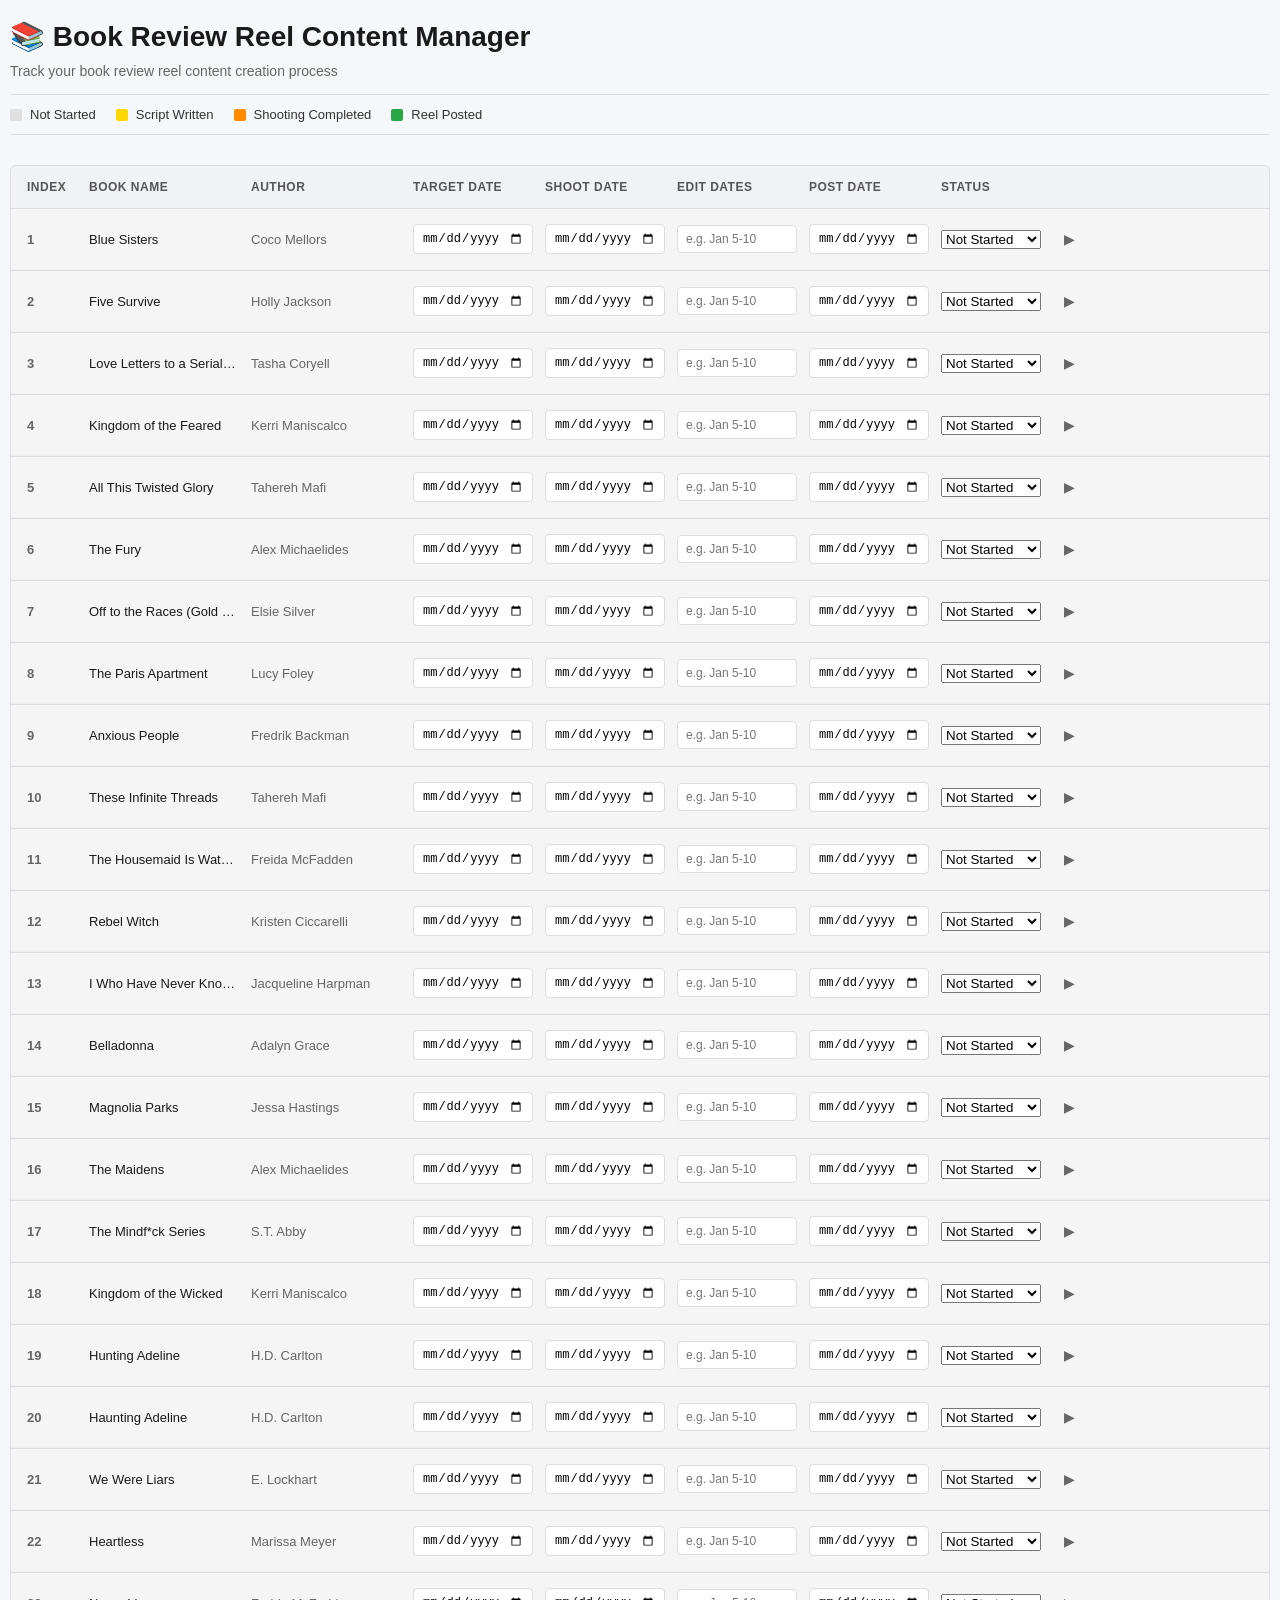
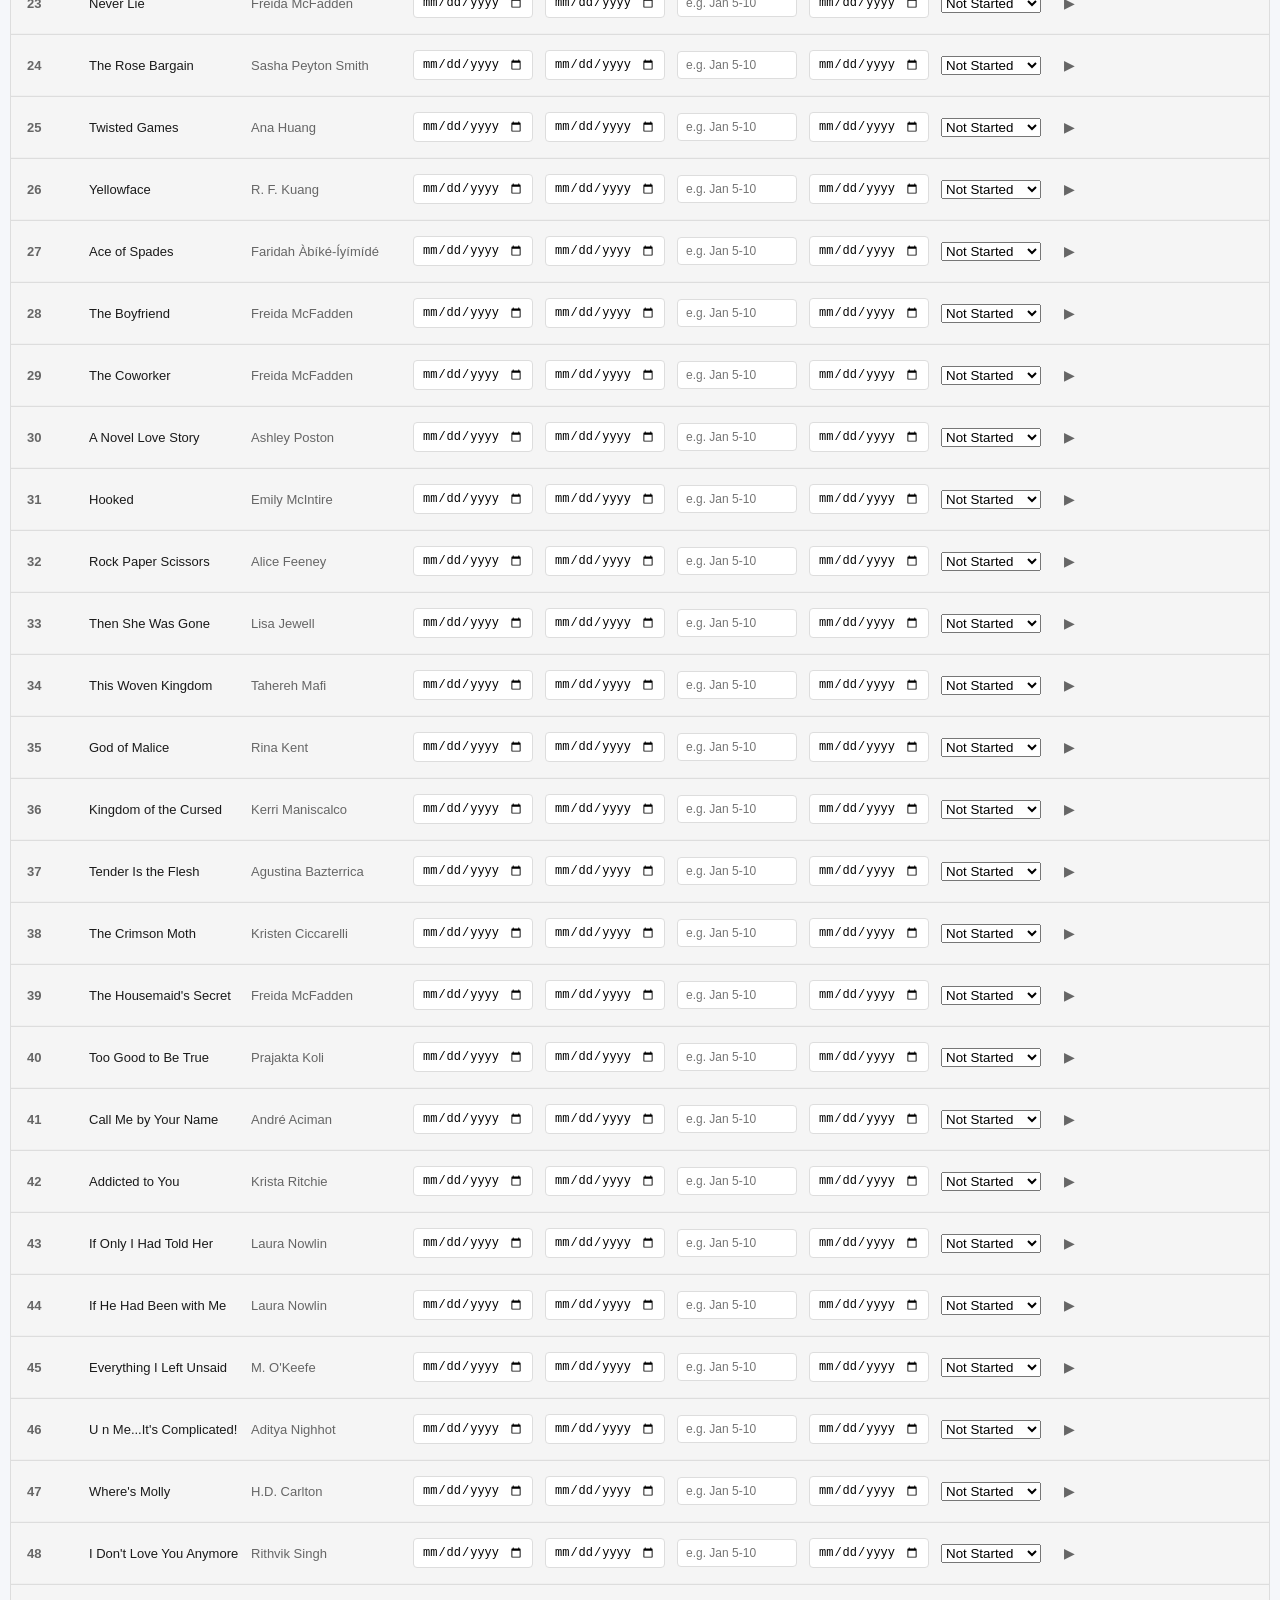
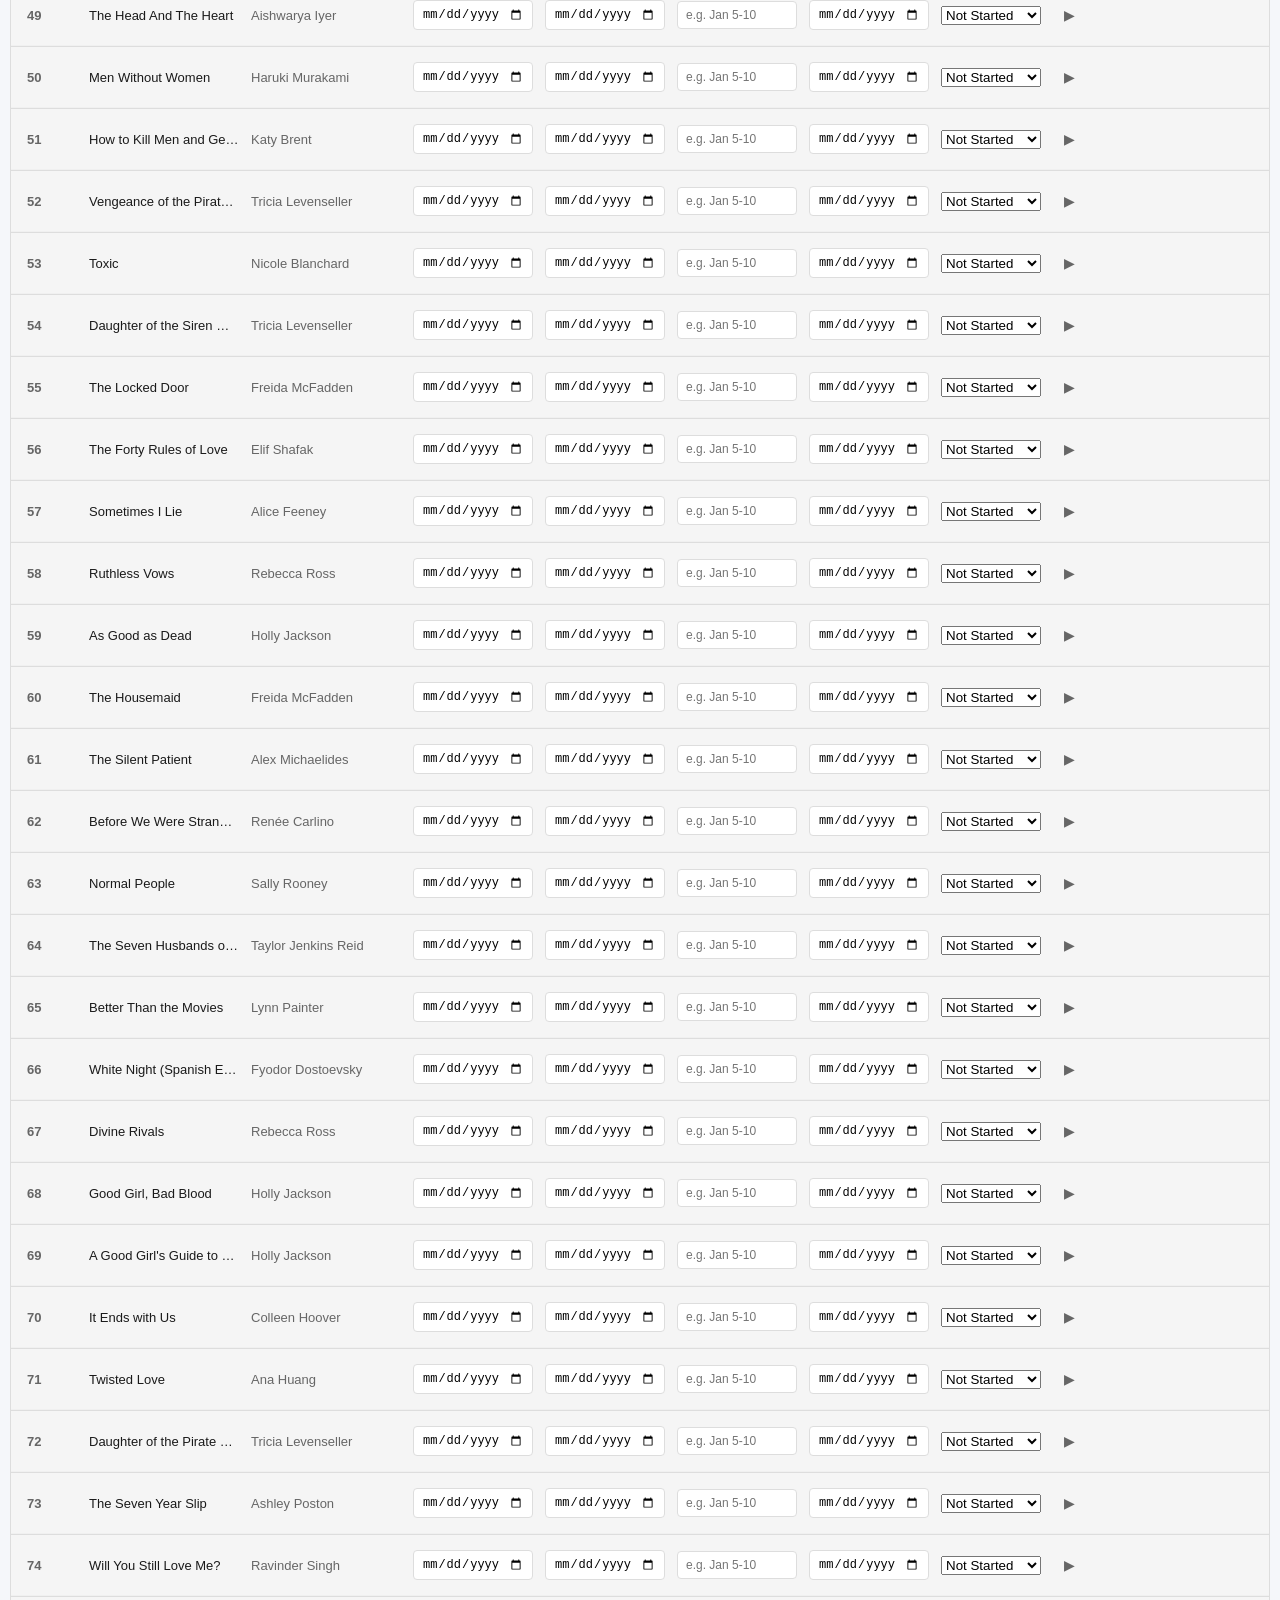
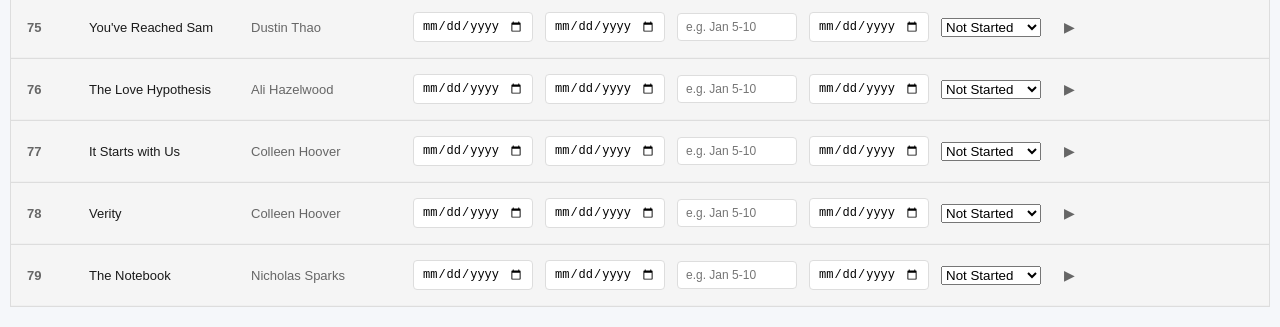
<file: prashma-target-missiles.html>
<!DOCTYPE html>
<html lang="en">
<head>
    <meta charset="UTF-8">
    <meta name="viewport" content="width=device-width, initial-scale=1.0">
    <title>Book Review Reel Content Manager</title>
    <style>
        * {
            margin: 0;
            padding: 0;
            box-sizing: border-box;
        }

        body {
            font-family: -apple-system, BlinkMacSystemFont, 'Segoe UI', 'Roboto', sans-serif;
            background: #f5f7fa;
            color: #333;
            padding: 20px 10px;
        }

        .container {
            max-width: 1400px;
            margin: 0 auto;
        }

        header {
            margin-bottom: 30px;
        }

        h1 {
            font-size: 28px;
            font-weight: 600;
            color: #1a1a1a;
            margin-bottom: 10px;
        }

        .header-info {
            font-size: 14px;
            color: #666;
        }

        .status-legend {
            display: flex;
            flex-wrap: wrap;
            gap: 20px;
            margin-top: 15px;
            padding: 12px 0;
            border-top: 1px solid #ddd;
            border-bottom: 1px solid #ddd;
        }

        .legend-item {
            display: flex;
            align-items: center;
            gap: 8px;
            font-size: 13px;
        }

        .legend-dot {
            width: 12px;
            height: 12px;
            border-radius: 2px;
        }

        .legend-dot.normal {
            background: #e0e0e0;
        }

        .legend-dot.script-written {
            background: #ffd700;
        }

        .legend-dot.shooting-completed {
            background: #ff8c00;
        }

        .legend-dot.posted {
            background: #28a745;
        }

        .books-list {
            display: flex;
            flex-direction: column;
            gap: 0;
        }

        .book-item {
            border: 1px solid #ddd;
            border-bottom: none;
            transition: all 0.2s ease;
        }

        .book-item:last-child {
            border-bottom: 1px solid #ddd;
        }

        .book-item:hover {
            background: #f9f9f9;
        }

        .book-item.normal {
            background: #f5f5f5;
        }

        .book-item.script-written {
            background: #fffacd;
        }

        .book-item.shooting-completed {
            background: #ffe8cc;
        }

        .book-item.posted {
            background: #d4edda;
        }

        .status-badge {
            display: none;
        }

        /* Desktop view - show all fields in header */
        .book-header {
            display: grid;
            grid-template-columns: 50px 150px 150px 120px 120px 120px 120px 100px 80px;
            gap: 12px;
            padding: 14px 16px;
            align-items: center;
            cursor: pointer;
            border-bottom: 1px solid #f0f0f0;
        }

        .book-header:hover {
            background: #f5f5f5;
        }

        .book-index {
            font-weight: 600;
            color: #666;
            font-size: 13px;
        }

        .book-name {
            font-weight: 500;
            color: #1a1a1a;
            font-size: 13px;
            overflow: hidden;
            text-overflow: ellipsis;
            white-space: nowrap;
        }

        .book-author {
            color: #666;
            font-size: 13px;
            overflow: hidden;
            text-overflow: ellipsis;
            white-space: nowrap;
        }

        .date-input {
            width: 100%;
            padding: 6px 8px;
            border: 1px solid #ddd;
            border-radius: 4px;
            font-size: 12px;
            background: white;
        }

        .expand-btn {
            background: none;
            border: none;
            font-size: 14px;
            cursor: pointer;
            color: #666;
            padding: 4px 8px;
            width: 32px;
            height: 32px;
            display: flex;
            align-items: center;
            justify-content: center;
            border-radius: 4px;
        }

        .expand-btn:hover {
            background: #e0e0e0;
        }

        .expand-btn.expanded::after {
            content: '▼';
        }

        .expand-btn::after {
            content: '▶';
        }

        .book-content {
            display: none;
            padding: 20px 16px;
            background: #fafbfc;
            border-top: 1px solid #f0f0f0;
        }

        .book-content.show {
            display: block;
        }

        .form-group {
            display: flex;
            flex-direction: column;
            margin-bottom: 16px;
        }

        .form-group label {
            font-size: 12px;
            font-weight: 600;
            color: #555;
            margin-bottom: 6px;
            text-transform: uppercase;
            letter-spacing: 0.5px;
        }

        .form-group input,
        .form-group select {
            padding: 8px 10px;
            border: 1px solid #ddd;
            border-radius: 4px;
            font-size: 13px;
            background: white;
            font-family: inherit;
        }

        .form-group input:focus,
        .form-group select:focus {
            outline: none;
            border-color: #0066cc;
            box-shadow: 0 0 0 2px rgba(0, 102, 204, 0.1);
        }

        .details-grid {
            display: grid;
            grid-template-columns: repeat(2, 1fr);
            gap: 16px;
            margin-bottom: 20px;
        }

        .script-section {
            margin-top: 20px;
            padding: 16px;
            background: white;
            border: 1px solid #ddd;
            border-radius: 6px;
        }

        .script-section h3 {
            font-size: 14px;
            font-weight: 600;
            margin-bottom: 10px;
            color: #1a1a1a;
        }

        .script-textarea {
            width: 100%;
            min-height: 120px;
            padding: 10px;
            border: 1px solid #ddd;
            border-radius: 4px;
            font-size: 13px;
            font-family: 'Courier New', monospace;
            resize: vertical;
        }

        .save-btn {
            margin-top: 10px;
            padding: 8px 16px;
            background: #0066cc;
            color: white;
            border: none;
            border-radius: 4px;
            font-size: 13px;
            font-weight: 500;
            cursor: pointer;
            transition: background 0.2s;
        }

        .save-btn:hover {
            background: #0052a3;
        }

        .header-row {
            display: grid;
            grid-template-columns: 50px 150px 150px 120px 120px 120px 120px 100px 80px;
            gap: 12px;
            padding: 14px 16px;
            background: #f0f2f5;
            font-weight: 600;
            font-size: 12px;
            color: #555;
            text-transform: uppercase;
            letter-spacing: 0.5px;
            border: 1px solid #ddd;
            border-radius: 6px 6px 0 0;
            margin-bottom: -1px;
        }

        /* Mobile optimization - hide table header and dates on small screens */
        @media (max-width: 1024px) {
            .header-row {
                display: none;
            }

            .book-header {
                grid-template-columns: 40px 1fr 80px 40px;
                gap: 8px;
            }

            .book-author {
                display: none;
            }

            .date-input {
                display: none;
            }

            .book-header select {
                display: none;
            }
        }

        @media (max-width: 768px) {
            body {
                padding: 12px;
            }

            h1 {
                font-size: 20px;
            }

            .status-legend {
                gap: 12px;
                font-size: 12px;
            }

            .book-header {
                grid-template-columns: 35px 1fr 35px 40px;
                gap: 8px;
                padding: 12px;
            }

            .book-index {
                font-size: 12px;
            }

            .book-name {
                font-size: 13px;
            }

            .book-content {
                padding: 16px 12px;
            }

            .details-grid {
                grid-template-columns: 1fr;
                gap: 12px;
            }

            .form-group input,
            .form-group select {
                padding: 10px;
                font-size: 14px;
            }

            .script-textarea {
                font-size: 14px;
                min-height: 100px;
            }
        }
    </style>
</head>
<body>
    <div class="container">
        <header>
            <h1>📚 Book Review Reel Content Manager</h1>
            <p class="header-info">Track your book review reel content creation process</p>
            
            <div class="status-legend">
                <div class="legend-item">
                    <div class="legend-dot normal"></div>
                    <span>Not Started</span>
                </div>
                <div class="legend-item">
                    <div class="legend-dot script-written"></div>
                    <span>Script Written</span>
                </div>
                <div class="legend-item">
                    <div class="legend-dot shooting-completed"></div>
                    <span>Shooting Completed</span>
                </div>
                <div class="legend-item">
                    <div class="legend-dot posted"></div>
                    <span>Reel Posted</span>
                </div>
            </div>
        </header>

        <div class="header-row">
            <div>Index</div>
            <div>Book Name</div>
            <div>Author</div>
            <div>Target Date</div>
            <div>Shoot Date</div>
            <div>Edit Dates</div>
            <div>Post Date</div>
            <div>Status</div>
            <div></div>
        </div>

        <div class="books-list" id="booksList"></div>
    </div>

    <script>
        const books = [
            { id: 1, name: "Blue Sisters", author: "Coco Mellors" },
            { id: 2, name: "Five Survive", author: "Holly Jackson" },
            { id: 3, name: "Love Letters to a Serial Killer", author: "Tasha Coryell" },
            { id: 4, name: "Kingdom of the Feared", author: "Kerri Maniscalco" },
            { id: 5, name: "All This Twisted Glory", author: "Tahereh Mafi" },
            { id: 6, name: "The Fury", author: "Alex Michaelides" },
            { id: 7, name: "Off to the Races (Gold Rush Ranch, #1)", author: "Elsie Silver" },
            { id: 8, name: "The Paris Apartment", author: "Lucy Foley" },
            { id: 9, name: "Anxious People", author: "Fredrik Backman" },
            { id: 10, name: "These Infinite Threads", author: "Tahereh Mafi" },
            { id: 11, name: "The Housemaid Is Watching", author: "Freida McFadden" },
            { id: 12, name: "Rebel Witch", author: "Kristen Ciccarelli" },
            { id: 13, name: "I Who Have Never Known Men", author: "Jacqueline Harpman" },
            { id: 14, name: "Belladonna", author: "Adalyn Grace" },
            { id: 15, name: "Magnolia Parks", author: "Jessa Hastings" },
            { id: 16, name: "The Maidens", author: "Alex Michaelides" },
            { id: 17, name: "The Mindf*ck Series", author: "S.T. Abby" },
            { id: 18, name: "Kingdom of the Wicked", author: "Kerri Maniscalco" },
            { id: 19, name: "Hunting Adeline", author: "H.D. Carlton" },
            { id: 20, name: "Haunting Adeline", author: "H.D. Carlton" },
            { id: 21, name: "We Were Liars", author: "E. Lockhart" },
            { id: 22, name: "Heartless", author: "Marissa Meyer" },
            { id: 23, name: "Never Lie", author: "Freida McFadden" },
            { id: 24, name: "The Rose Bargain", author: "Sasha Peyton Smith" },
            { id: 25, name: "Twisted Games", author: "Ana Huang" },
            { id: 26, name: "Yellowface", author: "R. F. Kuang" },
            { id: 27, name: "Ace of Spades", author: "Faridah Àbíké-Íyímídé" },
            { id: 28, name: "The Boyfriend", author: "Freida McFadden" },
            { id: 29, name: "The Coworker", author: "Freida McFadden" },
            { id: 30, name: "A Novel Love Story", author: "Ashley Poston" },
            { id: 31, name: "Hooked", author: "Emily McIntire" },
            { id: 32, name: "Rock Paper Scissors", author: "Alice Feeney" },
            { id: 33, name: "Then She Was Gone", author: "Lisa Jewell" },
            { id: 34, name: "This Woven Kingdom", author: "Tahereh Mafi" },
            { id: 35, name: "God of Malice", author: "Rina Kent" },
            { id: 36, name: "Kingdom of the Cursed", author: "Kerri Maniscalco" },
            { id: 37, name: "Tender Is the Flesh", author: "Agustina Bazterrica" },
            { id: 38, name: "The Crimson Moth", author: "Kristen Ciccarelli" },
            { id: 39, name: "The Housemaid's Secret", author: "Freida McFadden" },
            { id: 40, name: "Too Good to Be True", author: "Prajakta Koli" },
            { id: 41, name: "Call Me by Your Name", author: "André Aciman" },
            { id: 42, name: "Addicted to You", author: "Krista Ritchie" },
            { id: 43, name: "If Only I Had Told Her", author: "Laura Nowlin" },
            { id: 44, name: "If He Had Been with Me", author: "Laura Nowlin" },
            { id: 45, name: "Everything I Left Unsaid", author: "M. O'Keefe" },
            { id: 46, name: "U n Me...It's Complicated!", author: "Aditya Nighhot" },
            { id: 47, name: "Where's Molly", author: "H.D. Carlton" },
            { id: 48, name: "I Don't Love You Anymore", author: "Rithvik Singh" },
            { id: 49, name: "The Head And The Heart", author: "Aishwarya Iyer" },
            { id: 50, name: "Men Without Women", author: "Haruki Murakami" },
            { id: 51, name: "How to Kill Men and Get Away With It", author: "Katy Brent" },
            { id: 52, name: "Vengeance of the Pirate Queen", author: "Tricia Levenseller" },
            { id: 53, name: "Toxic", author: "Nicole Blanchard" },
            { id: 54, name: "Daughter of the Siren Queen", author: "Tricia Levenseller" },
            { id: 55, name: "The Locked Door", author: "Freida McFadden" },
            { id: 56, name: "The Forty Rules of Love", author: "Elif Shafak" },
            { id: 57, name: "Sometimes I Lie", author: "Alice Feeney" },
            { id: 58, name: "Ruthless Vows", author: "Rebecca Ross" },
            { id: 59, name: "As Good as Dead", author: "Holly Jackson" },
            { id: 60, name: "The Housemaid", author: "Freida McFadden" },
            { id: 61, name: "The Silent Patient", author: "Alex Michaelides" },
            { id: 62, name: "Before We Were Strangers", author: "Renée Carlino" },
            { id: 63, name: "Normal People", author: "Sally Rooney" },
            { id: 64, name: "The Seven Husbands of Evelyn Hugo", author: "Taylor Jenkins Reid" },
            { id: 65, name: "Better Than the Movies", author: "Lynn Painter" },
            { id: 66, name: "White Night (Spanish Edition)", author: "Fyodor Dostoevsky" },
            { id: 67, name: "Divine Rivals", author: "Rebecca Ross" },
            { id: 68, name: "Good Girl, Bad Blood", author: "Holly Jackson" },
            { id: 69, name: "A Good Girl's Guide to Murder", author: "Holly Jackson" },
            { id: 70, name: "It Ends with Us", author: "Colleen Hoover" },
            { id: 71, name: "Twisted Love", author: "Ana Huang" },
            { id: 72, name: "Daughter of the Pirate King", author: "Tricia Levenseller" },
            { id: 73, name: "The Seven Year Slip", author: "Ashley Poston" },
            { id: 74, name: "Will You Still Love Me?", author: "Ravinder Singh" },
            { id: 75, name: "You've Reached Sam", author: "Dustin Thao" },
            { id: 76, name: "The Love Hypothesis", author: "Ali Hazelwood" },
            { id: 77, name: "It Starts with Us", author: "Colleen Hoover" },
            { id: 78, name: "Verity", author: "Colleen Hoover" },
            { id: 79, name: "The Notebook", author: "Nicholas Sparks" }
        ];

        // Load data from localStorage or create new
        function loadData() {
            const saved = localStorage.getItem('bookReelData');
            return saved ? JSON.parse(saved) : {};
        }

        function saveData(data) {
            localStorage.setItem('bookReelData', JSON.stringify(data));
        }

        let bookData = loadData();

        function renderBooks() {
            const booksList = document.getElementById('booksList');
            booksList.innerHTML = '';

            books.forEach((book) => {
                if (!bookData[book.id]) {
                    bookData[book.id] = {
                        targetDate: '',
                        shootDate: '',
                        editDates: '',
                        postDate: '',
                        status: 'normal',
                        script: ''
                    };
                }

                const data = bookData[book.id];
                const bookItem = document.createElement('div');
                bookItem.className = 'book-item';

                const statusClass = data.status;

                bookItem.classList.add(statusClass);

                bookItem.innerHTML = `
                    <div class="book-header" onclick="toggleBook(${book.id})">
                        <div class="book-index">${book.id}</div>
                        <div class="book-name" title="${book.name}">${book.name}</div>
                        <div class="book-author" title="${book.author}">${book.author}</div>
                        <input class="date-input" type="date" value="${data.targetDate}" onclick="event.stopPropagation()" onchange="updateField(${book.id}, 'targetDate', this.value)">
                        <input class="date-input" type="date" value="${data.shootDate}" onclick="event.stopPropagation()" onchange="updateField(${book.id}, 'shootDate', this.value)">
                        <input class="date-input" type="text" placeholder="e.g. Jan 5-10" value="${data.editDates}" onclick="event.stopPropagation()" onchange="updateField(${book.id}, 'editDates', this.value)">
                        <input class="date-input" type="date" value="${data.postDate}" onclick="event.stopPropagation()" onchange="updateField(${book.id}, 'postDate', this.value)">
                        <select onclick="event.stopPropagation()" onchange="updateField(${book.id}, 'status', this.value)">
                            <option value="normal" ${data.status === 'normal' ? 'selected' : ''}>Not Started</option>
                            <option value="script-written" ${data.status === 'script-written' ? 'selected' : ''}>Script Written</option>
                            <option value="shooting-completed" ${data.status === 'shooting-completed' ? 'selected' : ''}>Shooting Done</option>
                            <option value="posted" ${data.status === 'posted' ? 'selected' : ''}>Posted</option>
                        </select>
                        <button class="expand-btn" id="btn-${book.id}"></button>
                    </div>
                    <div class="book-content" id="content-${book.id}">
                        <div class="details-grid">
                            <div class="form-group">
                                <label>Target Date</label>
                                <input type="date" value="${data.targetDate}" onchange="updateField(${book.id}, 'targetDate', this.value)">
                            </div>
                            <div class="form-group">
                                <label>Shoot Date</label>
                                <input type="date" value="${data.shootDate}" onchange="updateField(${book.id}, 'shootDate', this.value)">
                            </div>
                            <div class="form-group">
                                <label>Edit Dates</label>
                                <input type="text" placeholder="e.g. Jan 5-10" value="${data.editDates}" onchange="updateField(${book.id}, 'editDates', this.value)">
                            </div>
                            <div class="form-group">
                                <label>Post Date</label>
                                <input type="date" value="${data.postDate}" onchange="updateField(${book.id}, 'postDate', this.value)">
                            </div>
                            <div class="form-group">
                                <label>Status</label>
                                <select onchange="updateField(${book.id}, 'status', this.value)">
                                    <option value="normal" ${data.status === 'normal' ? 'selected' : ''}>Not Started</option>
                                    <option value="script-written" ${data.status === 'script-written' ? 'selected' : ''}>Script Written</option>
                                    <option value="shooting-completed" ${data.status === 'shooting-completed' ? 'selected' : ''}>Shooting Done</option>
                                    <option value="posted" ${data.status === 'posted' ? 'selected' : ''}>Posted</option>
                                </select>
                            </div>
                        </div>
                        <div class="script-section">
                            <h3>📝 Script for #${book.id} - ${book.name}</h3>
                            <textarea class="script-textarea" placeholder="Add script here..." id="script-${book.id}">${data.script}</textarea>
                            <button class="save-btn" onclick="saveScript(${book.id})">Save Script</button>
                        </div>
                    </div>
                `;

                booksList.appendChild(bookItem);
            });
        }

        function toggleBook(id) {
            const content = document.getElementById(`content-${id}`);
            const btn = document.getElementById(`btn-${id}`);
            content.classList.toggle('show');
            btn.classList.toggle('expanded');
        }

        function updateField(id, field, value) {
            bookData[id][field] = value;
            saveData(bookData);
            renderBooks(); // Re-render books to update row colors
        }

        function saveScript(id) {
            const textarea = document.getElementById(`script-${id}`);
            bookData[id].script = textarea.value;
            saveData(bookData);
            alert('Script saved!');
        }

        // Initial render
        renderBooks();
    </script>
</body>
</html>
</file>
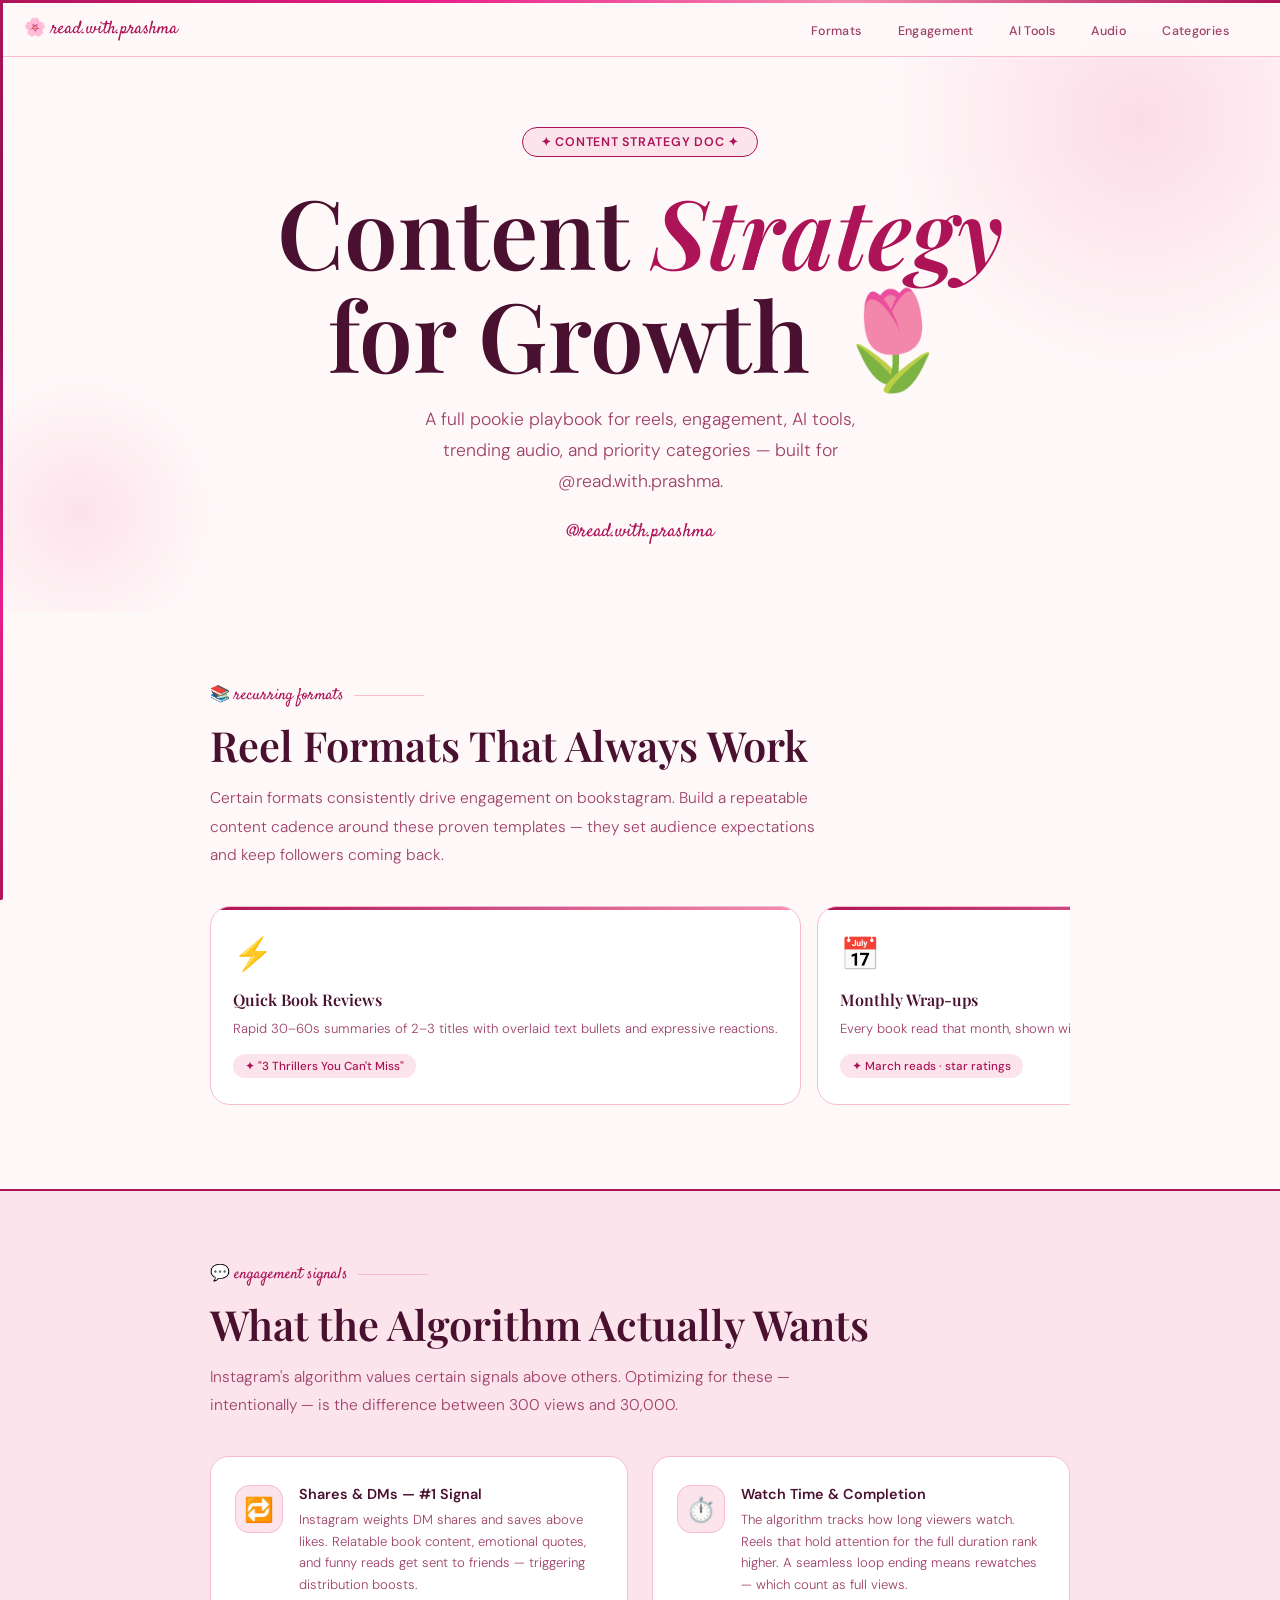
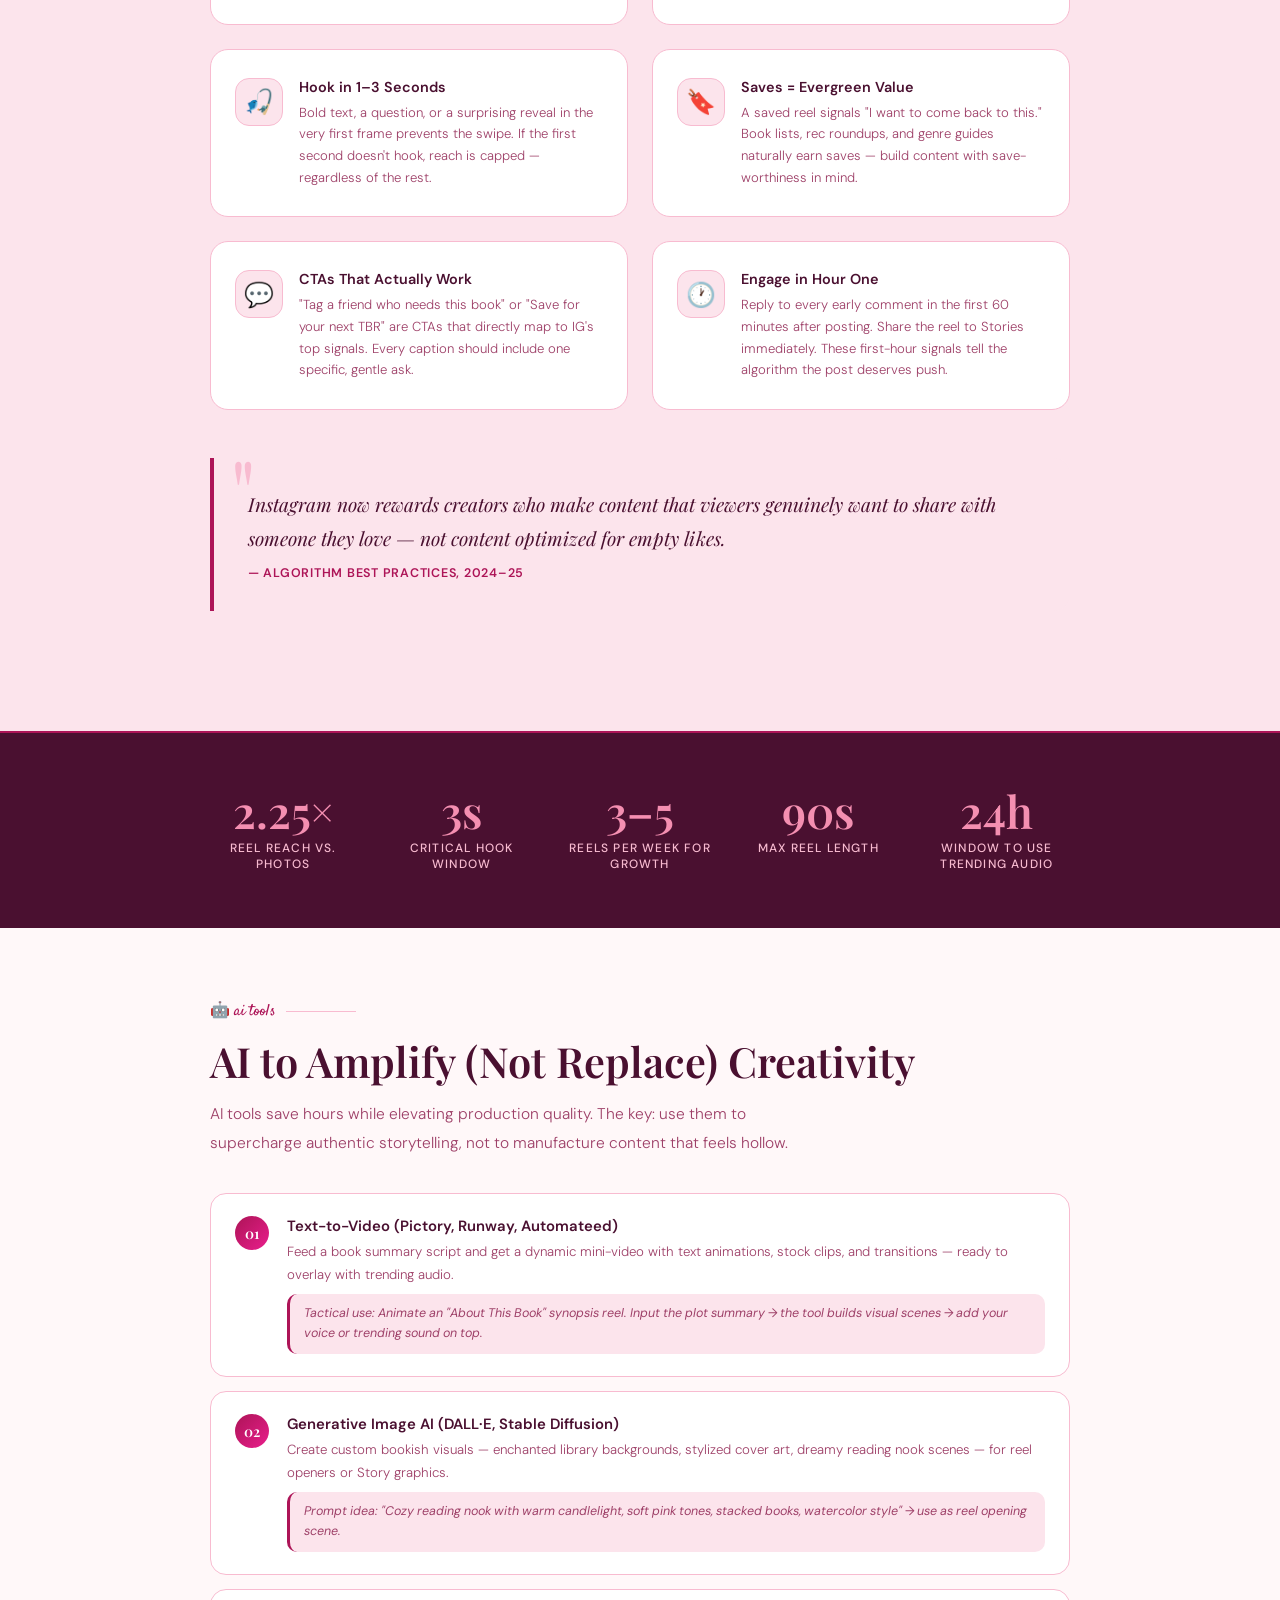
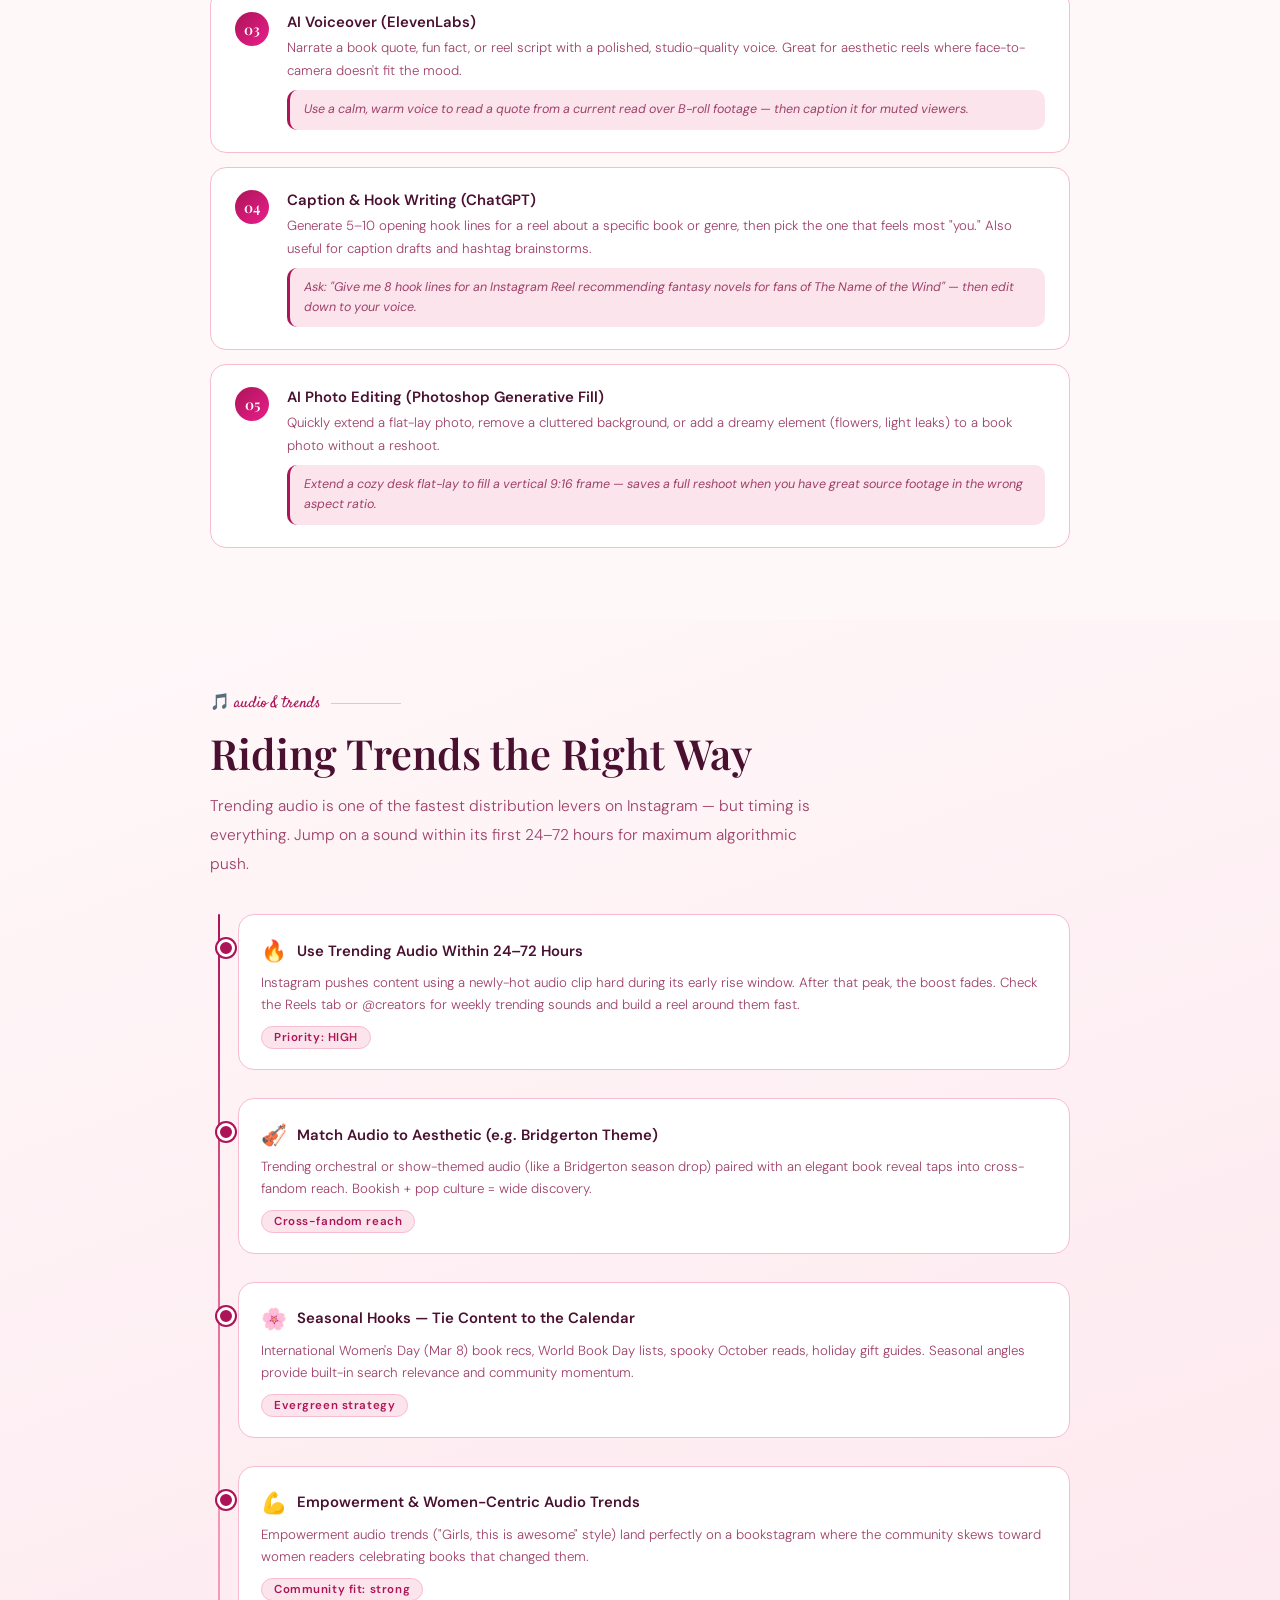
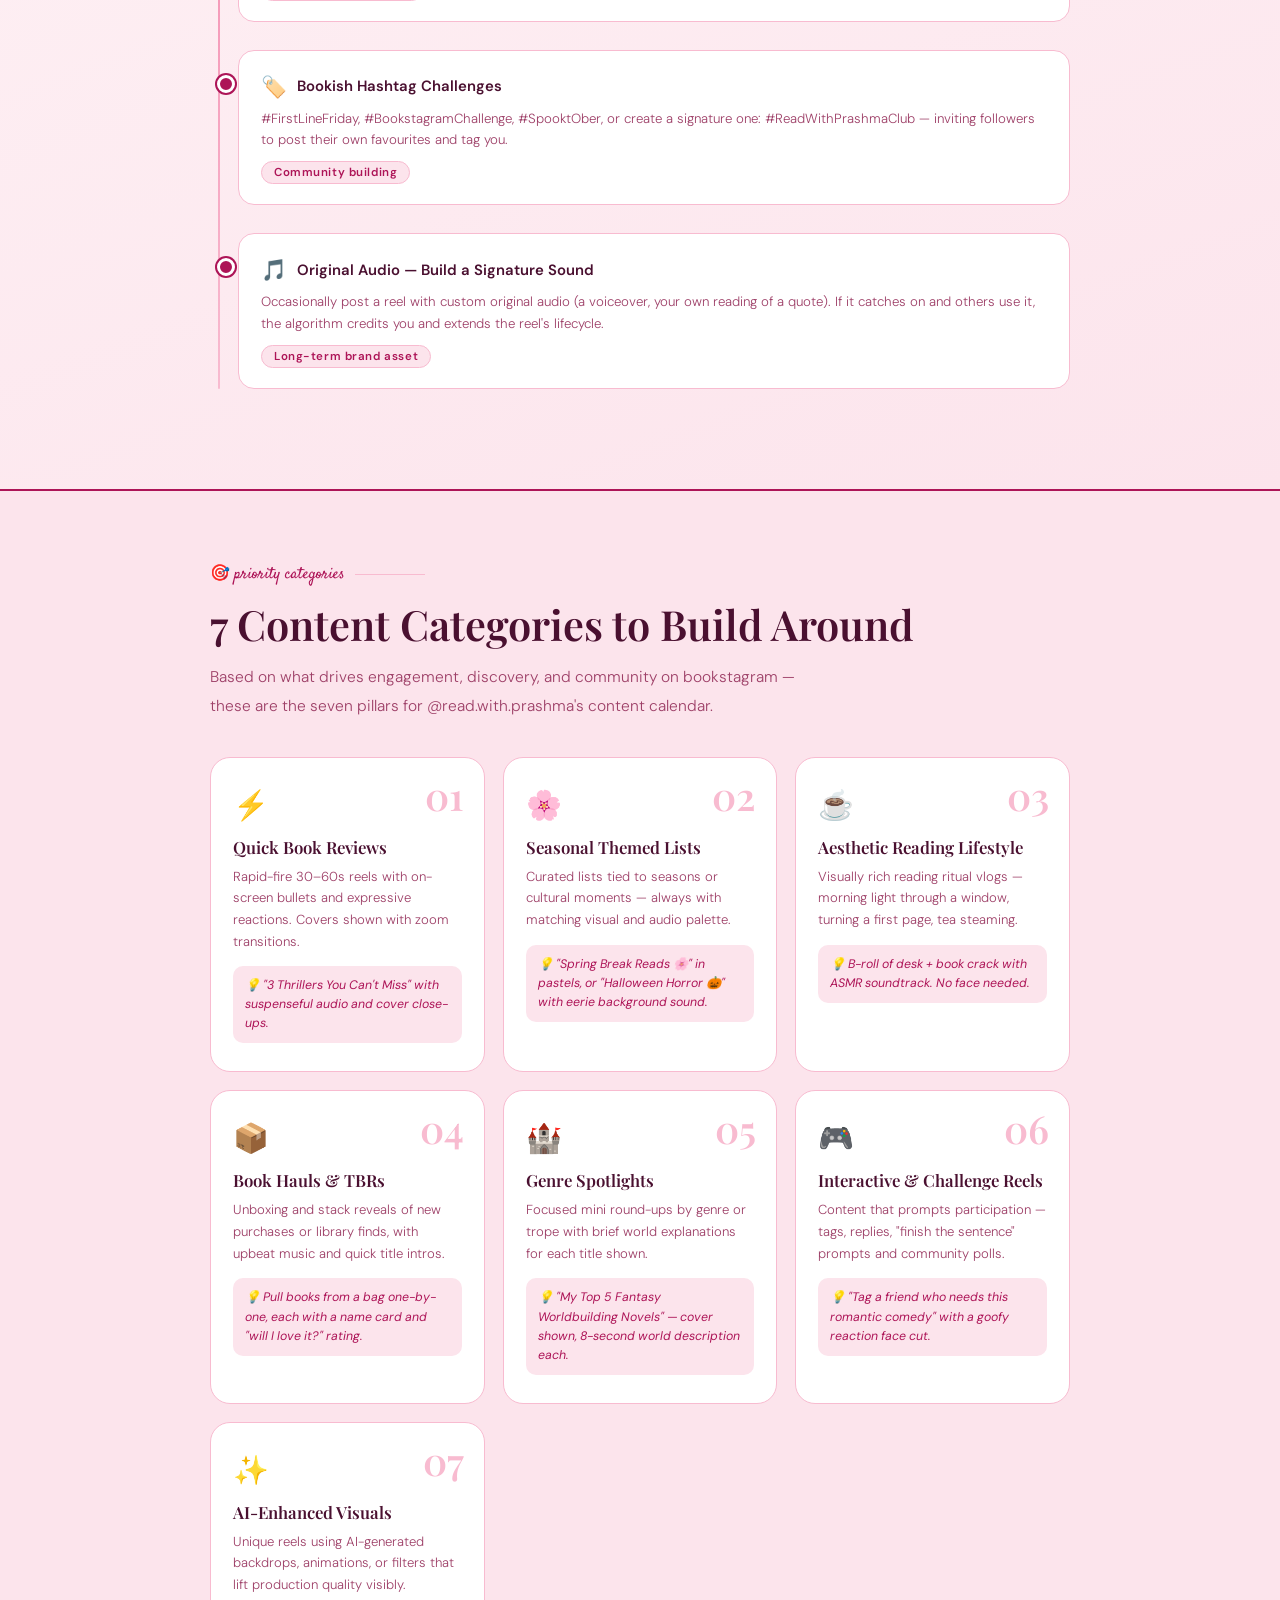
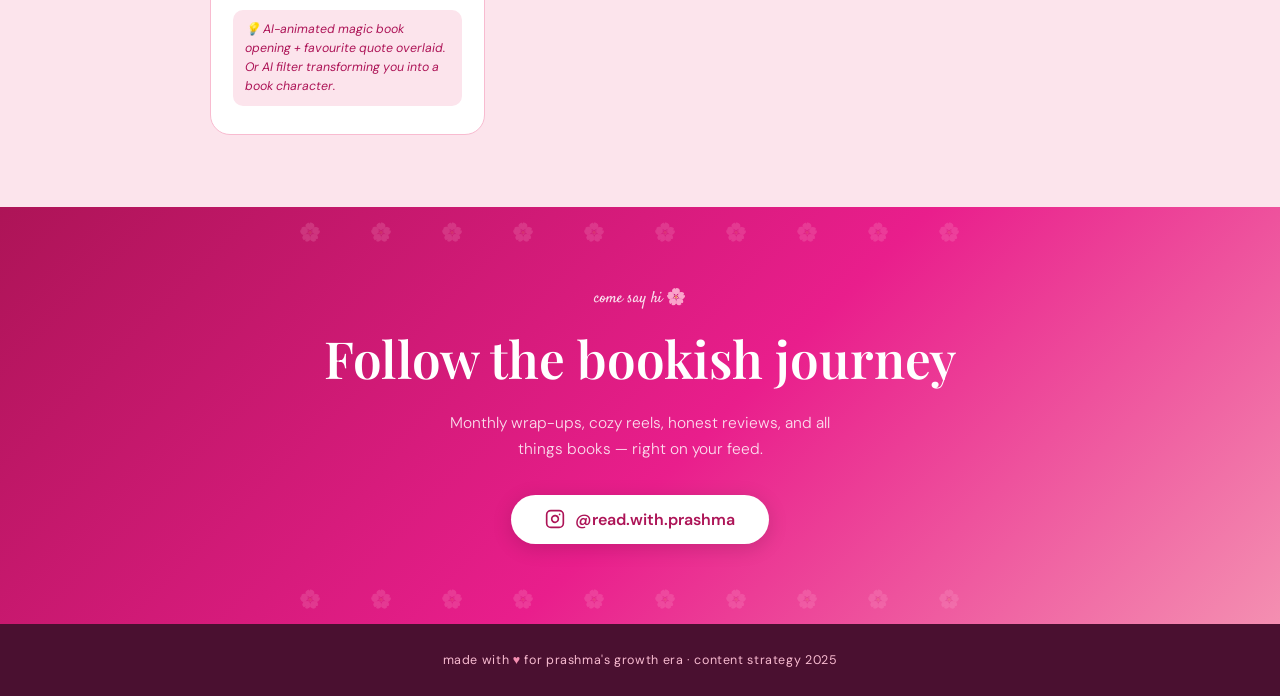
<file: strategy.html>
<!DOCTYPE html>
<html lang="en">
<head>
  <meta charset="UTF-8" />
  <meta name="viewport" content="width=device-width, initial-scale=1.0" />
  <title>Content Strategy · @read.with.prashma 🌸</title>
  <link href="https://fonts.googleapis.com/css2?family=Playfair+Display:ital,wght@0,400;0,600;1,400&family=DM+Sans:wght@300;400;500;600&family=Satisfy&display=swap" rel="stylesheet" />
  <style>
    :root {
      --blush: #fce4ec;
      --petal: #f8bbd0;
      --rose: #f48fb1;
      --hot: #e91e8c;
      --dark-pink: #ad1457;
      --deep: #880e4f;
      --cream: #fff8f9;
      --text: #4a1030;
      --muted: #9e4068;
      --white: #ffffff;
    }

    * { margin: 0; padding: 0; box-sizing: border-box; }
    html { scroll-behavior: smooth; }

    body {
      background: var(--cream);
      color: var(--text);
      font-family: 'DM Sans', sans-serif;
      overflow-x: hidden;
    }

    /* ── Borders ── */
    .top-bar {
      height: 3px;
      background: linear-gradient(90deg, var(--dark-pink), var(--hot), var(--rose), var(--dark-pink));
      position: fixed; top: 0; left: 0; right: 0; z-index: 200;
    }
    .side-bar {
      width: 3px;
      background: linear-gradient(180deg, var(--dark-pink), var(--deep), var(--hot), var(--dark-pink));
      position: fixed; top: 0; left: 0; bottom: 0; z-index: 200;
      border-radius: 0 2px 2px 0;
    }

    /* ── NAV ── */
    nav {
      position: fixed; top: 3px; left: 0; right: 0; z-index: 150;
      display: flex; align-items: center; justify-content: space-between;
      padding: 14px 36px 14px 24px;
      background: rgba(255,248,249,0.92);
      backdrop-filter: blur(12px);
      border-bottom: 1px solid var(--petal);
    }
    .nav-logo {
      font-family: 'Satisfy', cursive;
      color: var(--dark-pink);
      font-size: 1.1rem;
      display: flex; align-items: center; gap: 8px;
    }
    .nav-links {
      display: flex; gap: 6px; list-style: none;
    }
    .nav-links a {
      text-decoration: none;
      font-size: 0.78rem;
      font-weight: 500;
      color: var(--muted);
      padding: 6px 14px;
      border-radius: 999px;
      border: 1px solid transparent;
      transition: all 0.2s;
      letter-spacing: 0.03em;
    }
    .nav-links a:hover {
      background: var(--blush);
      border-color: var(--petal);
      color: var(--dark-pink);
    }

    /* ── HERO ── */
    .hero {
      min-height: 68vh;
      display: flex; flex-direction: column;
      align-items: center; justify-content: center;
      padding: 120px 24px 60px;
      text-align: center;
      position: relative; overflow: hidden;
    }
    .hero-blob {
      position: absolute; border-radius: 50%;
      background: radial-gradient(circle, var(--petal), transparent 70%);
      pointer-events: none; animation: blobFloat 9s ease-in-out infinite;
    }
    .hero-blob:nth-child(1) { width: 520px; height: 520px; top: -140px; right: -120px; opacity: 0.45; }
    .hero-blob:nth-child(2) { width: 280px; height: 280px; bottom: -40px; left: -60px; opacity: 0.35; animation-delay: 4s; }
    @keyframes blobFloat { 0%,100%{transform:translateY(0)} 50%{transform:translateY(-18px)} }

    .hero-chip {
      display: inline-flex; align-items: center; gap: 7px;
      background: var(--blush); border: 1.5px solid var(--dark-pink);
      border-radius: 999px; padding: 6px 18px;
      font-size: 0.78rem; color: var(--dark-pink); font-weight: 600;
      letter-spacing: 0.06em; text-transform: uppercase;
      margin-bottom: 22px;
      animation: fadeUp 0.7s ease both;
    }

    .hero h1 {
      font-family: 'Playfair Display', serif;
      font-size: clamp(2.8rem, 8vw, 6rem);
      font-weight: 600; line-height: 1.08;
      color: var(--text);
      animation: fadeUp 0.8s 0.08s ease both;
      position: relative; z-index: 1;
    }
    .hero h1 em { color: var(--dark-pink); font-style: italic; }

    .hero-sub {
      font-size: clamp(0.9rem, 2vw, 1.1rem);
      font-weight: 300; color: var(--muted);
      max-width: 500px; line-height: 1.75;
      margin-top: 18px;
      animation: fadeUp 0.9s 0.16s ease both;
      position: relative; z-index: 1;
    }

    .hero-handle {
      font-family: 'Satisfy', cursive;
      font-size: 1.2rem;
      color: var(--dark-pink);
      margin-top: 22px;
      animation: fadeUp 1s 0.22s ease both;
    }

    /* ── SECTION SHELL ── */
    section { padding: 72px 24px; position: relative; }
    .container { max-width: 860px; margin: 0 auto; }

    .sec-eyebrow {
      font-family: 'Satisfy', cursive;
      color: var(--dark-pink); font-size: 1rem;
      display: flex; align-items: center; gap: 10px;
      margin-bottom: 10px;
    }
    .sec-eyebrow::after { content:''; flex:1; height:1px; background:var(--petal); max-width:70px; }

    .sec-title {
      font-family: 'Playfair Display', serif;
      font-size: clamp(1.7rem, 3.5vw, 2.6rem);
      font-weight: 600; color: var(--text);
      margin-bottom: 12px;
    }
    .sec-body {
      font-size: 0.97rem; font-weight: 300;
      color: var(--muted); line-height: 1.85;
      max-width: 620px;
    }

    @keyframes fadeUp { from{opacity:0;transform:translateY(22px)} to{opacity:1;transform:translateY(0)} }
    .reveal { opacity:0; transform:translateY(26px); transition: opacity 0.65s ease, transform 0.65s ease; }
    .reveal.visible { opacity:1; transform:translateY(0); }

    /* ═══════════════════════════════════════
       1. RECURRING FORMATS — horizontal scroll cards
    ═══════════════════════════════════════ */
    .formats-scroll {
      display: flex; gap: 16px;
      overflow-x: auto; padding-bottom: 12px;
      margin-top: 36px; scroll-snap-type: x mandatory;
      -webkit-overflow-scrolling: touch;
    }
    .formats-scroll::-webkit-scrollbar { height: 4px; }
    .formats-scroll::-webkit-scrollbar-track { background: var(--petal); border-radius: 9px; }
    .formats-scroll::-webkit-scrollbar-thumb { background: var(--dark-pink); border-radius: 9px; }

    .fmt-card {
      min-width: 220px; flex-shrink: 0;
      scroll-snap-align: start;
      background: white;
      border: 1px solid var(--petal);
      border-radius: 20px;
      padding: 26px 22px;
      position: relative; overflow: hidden;
      transition: transform 0.25s;
    }
    .fmt-card::after {
      content:''; position:absolute;
      top:0; left:0; right:0; height:3px;
      background: linear-gradient(90deg, var(--dark-pink), var(--rose));
    }
    .fmt-card:hover { transform: translateY(-5px); box-shadow: 0 10px 32px rgba(173,20,87,0.10); }

    .fmt-icon { font-size: 2rem; margin-bottom: 14px; }
    .fmt-name {
      font-family: 'Playfair Display', serif;
      font-size: 1rem; font-weight: 600; color: var(--text);
      margin-bottom: 8px;
    }
    .fmt-desc { font-size: 0.82rem; color: var(--muted); line-height: 1.65; font-weight: 300; }

    /* example pill */
    .fmt-example {
      margin-top: 14px; display: inline-block;
      background: var(--blush); border-radius: 999px;
      padding: 4px 12px; font-size: 0.73rem;
      color: var(--dark-pink); font-weight: 500;
    }

    /* ═══════════════════════════════════════
       2. ENGAGEMENT SIGNALS — split layout
    ═══════════════════════════════════════ */
    .engage-section { background: var(--blush); border-top: 2px solid var(--dark-pink); border-bottom: 2px solid var(--dark-pink); }

    .engage-grid {
      display: grid;
      grid-template-columns: 1fr 1fr;
      gap: 24px; margin-top: 36px;
    }
    @media(max-width:600px){ .engage-grid{ grid-template-columns:1fr; } }

    .engage-card {
      background: white; border-radius: 18px;
      border: 1px solid var(--petal);
      padding: 28px 24px;
      display: flex; gap: 16px;
    }
    .engage-icon {
      width: 48px; height: 48px; border-radius: 14px;
      background: var(--blush); display: flex; align-items: center; justify-content: center;
      font-size: 1.5rem; flex-shrink: 0;
      border: 1.5px solid var(--petal);
    }
    .engage-label {
      font-weight: 600; font-size: 0.9rem; color: var(--text);
      margin-bottom: 6px;
    }
    .engage-body { font-size: 0.82rem; color: var(--muted); line-height: 1.65; font-weight: 300; }

    /* ═══════════════════════════════════════
       3. AI TOOLS — numbered list
    ═══════════════════════════════════════ */
    .ai-list { display: flex; flex-direction: column; gap: 14px; margin-top: 36px; }

    .ai-item {
      display: flex; gap: 18px; align-items: flex-start;
      background: white; border-radius: 16px;
      border: 1px solid var(--petal); padding: 22px 24px;
      transition: transform 0.22s;
    }
    .ai-item:hover { transform: translateX(5px); }

    .ai-num {
      min-width: 34px; height: 34px; border-radius: 50%;
      background: linear-gradient(135deg, var(--dark-pink), var(--hot));
      color: white; font-family: 'Playfair Display', serif;
      font-size: 0.9rem; font-weight: 600;
      display: flex; align-items: center; justify-content: center;
      flex-shrink: 0;
    }
    .ai-text strong { display: block; font-weight: 600; color: var(--text); font-size: 0.93rem; margin-bottom: 4px; }
    .ai-text span { font-size: 0.83rem; color: var(--muted); line-height: 1.65; font-weight: 300; }

    .ai-tip {
      margin-top: 8px; padding: 10px 14px;
      background: var(--blush); border-radius: 10px;
      border-left: 3px solid var(--dark-pink);
      font-size: 0.78rem; color: var(--muted); line-height: 1.6;
      font-style: italic;
    }

    /* ═══════════════════════════════════════
       4. AUDIO & TRENDING — timeline style
    ═══════════════════════════════════════ */
    .audio-section { background: linear-gradient(160deg, var(--cream) 0%, var(--blush) 100%); }

    .timeline { margin-top: 36px; position: relative; padding-left: 28px; }
    .timeline::before {
      content: '';
      position: absolute; left: 8px; top: 0; bottom: 0;
      width: 2px; background: linear-gradient(180deg, var(--dark-pink), var(--rose), var(--petal));
      border-radius: 2px;
    }
    .tl-item {
      position: relative; margin-bottom: 28px;
      background: white; border-radius: 16px;
      border: 1px solid var(--petal); padding: 22px 22px 20px;
    }
    .tl-item::before {
      content: '';
      position: absolute; left: -22px; top: 24px;
      width: 12px; height: 12px; border-radius: 50%;
      background: var(--dark-pink);
      border: 3px solid white;
      box-shadow: 0 0 0 2px var(--dark-pink);
    }
    .tl-head {
      display: flex; align-items: center; gap: 10px;
      margin-bottom: 8px;
    }
    .tl-icon { font-size: 1.3rem; }
    .tl-title { font-weight: 600; color: var(--text); font-size: 0.93rem; }
    .tl-body { font-size: 0.83rem; color: var(--muted); line-height: 1.65; font-weight: 300; }
    .tl-tag {
      display: inline-block; margin-top: 10px;
      background: var(--blush); border: 1px solid var(--petal);
      border-radius: 999px; padding: 3px 12px;
      font-size: 0.72rem; color: var(--dark-pink); font-weight: 600;
      letter-spacing: 0.05em;
    }

    /* ═══════════════════════════════════════
       5. PRIORITY CATEGORIES — big grid
    ═══════════════════════════════════════ */
    .cat-grid {
      display: grid;
      grid-template-columns: repeat(auto-fit, minmax(240px, 1fr));
      gap: 18px; margin-top: 36px;
    }

    .cat-card {
      background: white;
      border: 1px solid var(--petal);
      border-radius: 20px; padding: 28px 22px;
      position: relative; overflow: hidden;
      transition: all 0.25s;
    }
    .cat-card:hover {
      border-color: var(--dark-pink);
      box-shadow: 0 8px 28px rgba(173,20,87,0.10);
      transform: translateY(-4px);
    }
    .cat-num {
      position: absolute; top: 18px; right: 20px;
      font-family: 'Playfair Display', serif;
      font-size: 2.4rem; font-weight: 600;
      color: var(--petal); line-height: 1;
    }
    .cat-icon { font-size: 1.8rem; margin-bottom: 12px; }
    .cat-title {
      font-family: 'Playfair Display', serif;
      font-size: 1.05rem; font-weight: 600; color: var(--text);
      margin-bottom: 8px;
    }
    .cat-desc { font-size: 0.82rem; color: var(--muted); line-height: 1.65; font-weight: 300; }
    .cat-example {
      margin-top: 14px; padding: 10px 12px;
      background: var(--blush); border-radius: 10px;
      font-size: 0.77rem; color: var(--dark-pink);
      line-height: 1.55; font-style: italic;
    }
    .cat-example::before { content: '💡 '; }

    /* ═══════════════════════════════════════
       QUOTE PULLOUT
    ═══════════════════════════════════════ */
    .pullquote {
      background: var(--blush);
      border-left: 4px solid var(--dark-pink);
      border-radius: 0 16px 16px 0;
      padding: 30px 34px; margin: 48px 0;
      position: relative;
    }
    .pullquote::before {
      content: '"'; font-family: 'Playfair Display', serif;
      font-size: 5.5rem; color: var(--petal);
      position: absolute; top: -12px; left: 16px; line-height: 1;
    }
    .pullquote p {
      font-family: 'Playfair Display', serif;
      font-size: 1.2rem; font-style: italic; color: var(--text);
      line-height: 1.75; position: relative; z-index: 1;
    }
    .pullquote cite {
      display: block; margin-top: 10px;
      font-size: 0.78rem; color: var(--dark-pink);
      font-style: normal; font-weight: 600;
      letter-spacing: 0.06em; text-transform: uppercase;
    }

    /* ═══════════════════════════════════════
       STATS BAND
    ═══════════════════════════════════════ */
    .stats-band {
      background: var(--text);
      padding: 56px 24px;
    }
    .stats-grid {
      max-width: 860px; margin: 0 auto;
      display: grid; grid-template-columns: repeat(auto-fit, minmax(140px,1fr));
      gap: 32px; text-align: center;
    }
    .stat-n {
      font-family: 'Playfair Display', serif;
      font-size: 2.8rem; font-weight: 600;
      color: var(--rose); line-height: 1;
    }
    .stat-l {
      font-size: 0.75rem; text-transform: uppercase; letter-spacing: 0.1em;
      color: var(--petal); margin-top: 6px; font-weight: 500;
    }

    /* ═══════════════════════════════════════
       CTA / FOOTER
    ═══════════════════════════════════════ */
    .cta-section {
      background: linear-gradient(135deg, var(--dark-pink), var(--hot) 55%, var(--rose));
      padding: 80px 24px; text-align: center; position: relative; overflow: hidden;
    }
    .cta-section::before {
      content: '🌸 🌸 🌸 🌸 🌸 🌸 🌸 🌸 🌸 🌸';
      position: absolute; top: 14px; left:0; right:0;
      font-size: 1.1rem; letter-spacing: 22px; opacity: 0.18;
    }
    .cta-section::after {
      content: '🌸 🌸 🌸 🌸 🌸 🌸 🌸 🌸 🌸 🌸';
      position: absolute; bottom: 14px; left:0; right:0;
      font-size: 1.1rem; letter-spacing: 22px; opacity: 0.18;
    }
    .cta-eyebrow { font-family:'Satisfy',cursive; color:rgba(255,255,255,0.85); font-size:1rem; margin-bottom:14px; }
    .cta-title { font-family:'Playfair Display',serif; font-size:clamp(2rem,5vw,3.2rem); font-weight:600; color:white; margin-bottom:18px; }
    .cta-sub { font-size:0.97rem; color:rgba(255,255,255,0.85); max-width:400px; margin:0 auto 32px; line-height:1.7; font-weight:300; }

    .cta-btn {
      display: inline-flex; align-items: center; gap: 10px;
      background: white; color: var(--dark-pink);
      border-radius: 999px; padding: 14px 34px;
      font-weight: 600; font-size: 1rem;
      text-decoration: none;
      box-shadow: 0 4px 20px rgba(0,0,0,0.15);
      transition: transform 0.22s, box-shadow 0.22s;
    }
    .cta-btn:hover { transform: scale(1.05); box-shadow: 0 8px 30px rgba(0,0,0,0.22); }

    footer {
      background: var(--text); color: var(--petal);
      text-align: center; padding: 28px 24px;
      font-size: 0.78rem; letter-spacing: 0.05em;
    }
    footer span { color: var(--rose); }

    /* Responsive */
    @media(max-width:600px){
      nav { padding: 12px 16px; }
      .nav-links { display: none; }
      .cat-grid { grid-template-columns: 1fr; }
    }
  </style>
</head>
<body>

<div class="top-bar"></div>
<div class="side-bar"></div>

<!-- NAV -->
<nav>
  <div class="nav-logo">🌸 read.with.prashma</div>
  <ul class="nav-links">
    <li><a href="#formats">Formats</a></li>
    <li><a href="#engagement">Engagement</a></li>
    <li><a href="#ai">AI Tools</a></li>
    <li><a href="#audio">Audio</a></li>
    <li><a href="#categories">Categories</a></li>
  </ul>
</nav>

<!-- ── HERO ── -->
<section class="hero">
  <div class="hero-blob"></div>
  <div class="hero-blob"></div>

  <div class="hero-chip">✦ content strategy doc ✦</div>
  <h1>Content <em>Strategy</em><br>for Growth 🌷</h1>
  <p class="hero-sub">A full pookie playbook for reels, engagement, AI tools, trending audio, and priority categories — built for @read.with.prashma.</p>
  <div class="hero-handle">@read.with.prashma</div>
</section>

<!-- ════════════════════════════════
     1. RECURRING FORMATS
════════════════════════════════ -->
<section id="formats">
  <div class="container">
    <div class="sec-eyebrow reveal">📚 recurring formats</div>
    <h2 class="sec-title reveal">Reel Formats That Always Work</h2>
    <p class="sec-body reveal">Certain formats consistently drive engagement on bookstagram. Build a repeatable content cadence around these proven templates — they set audience expectations and keep followers coming back.</p>

    <div class="formats-scroll reveal">

      <div class="fmt-card">
        <div class="fmt-icon">⚡</div>
        <div class="fmt-name">Quick Book Reviews</div>
        <p class="fmt-desc">Rapid 30–60s summaries of 2–3 titles with overlaid text bullets and expressive reactions.</p>
        <span class="fmt-example">✦ "3 Thrillers You Can't Miss"</span>
      </div>

      <div class="fmt-card">
        <div class="fmt-icon">📅</div>
        <div class="fmt-name">Monthly Wrap-ups</div>
        <p class="fmt-desc">Every book read that month, shown with ratings. A satisfying ritual readers love to watch.</p>
        <span class="fmt-example">✦ March reads · star ratings</span>
      </div>

      <div class="fmt-card">
        <div class="fmt-icon">🗂️</div>
        <div class="fmt-name">Last · Now · Next</div>
        <p class="fmt-desc">Showcase the previous, current, and next read in a single stack. Simple format, high relatability.</p>
        <span class="fmt-example">✦ The reading queue reveal</span>
      </div>

      <div class="fmt-card">
        <div class="fmt-icon">📦</div>
        <div class="fmt-name">Book Hauls & TBRs</div>
        <p class="fmt-desc">Unboxing and reveal of new purchases or library finds — with upbeat music and quick title intros.</p>
        <span class="fmt-example">✦ "What I bought this week"</span>
      </div>

      <div class="fmt-card">
        <div class="fmt-icon">🌿</div>
        <div class="fmt-name">Cozy Reading Lifestyle</div>
        <p class="fmt-desc">Aesthetic B-roll — coffee, candles, a window, a page turning. Overlaid with soft ASMR audio.</p>
        <span class="fmt-example">✦ morning light + new chapter</span>
      </div>

      <div class="fmt-card">
        <div class="fmt-icon">🏰</div>
        <div class="fmt-name">Genre Spotlights</div>
        <p class="fmt-desc">Mini round-ups focused on a genre or trope. Stack the covers and briefly explain each world.</p>
        <span class="fmt-example">✦ "Top 5 Fantasy Worldbuilding"</span>
      </div>

      <div class="fmt-card">
        <div class="fmt-icon">⭐</div>
        <div class="fmt-name">Quick-Rate Reels</div>
        <p class="fmt-desc">Hold up a cover with star or emoji overlays. Fast, visual, instantly shareable.</p>
        <span class="fmt-example">✦ cover + rating in 5 seconds</span>
      </div>

      <div class="fmt-card">
        <div class="fmt-icon">🎯</div>
        <div class="fmt-name">Seasonal Themed Lists</div>
        <p class="fmt-desc">Curated lists tied to seasons or holidays — Summer Reads 🌸, Spooky Reads 🎃, Cozy Winter 🕯️.</p>
        <span class="fmt-example">✦ "Spring Break Reads" pastel vibe</span>
      </div>

    </div>
  </div>
</section>

<!-- ════════════════════════════════
     2. ENGAGEMENT SIGNALS
════════════════════════════════ -->
<section id="engagement" class="engage-section">
  <div class="container">
    <div class="sec-eyebrow reveal">💬 engagement signals</div>
    <h2 class="sec-title reveal">What the Algorithm Actually Wants</h2>
    <p class="sec-body reveal">Instagram's algorithm values certain signals above others. Optimizing for these — intentionally — is the difference between 300 views and 30,000.</p>

    <div class="engage-grid">

      <div class="engage-card reveal">
        <div class="engage-icon">🔁</div>
        <div>
          <div class="engage-label">Shares & DMs — #1 Signal</div>
          <p class="engage-body">Instagram weights DM shares and saves above likes. Relatable book content, emotional quotes, and funny reads get sent to friends — triggering distribution boosts.</p>
        </div>
      </div>

      <div class="engage-card reveal">
        <div class="engage-icon">⏱️</div>
        <div>
          <div class="engage-label">Watch Time & Completion</div>
          <p class="engage-body">The algorithm tracks how long viewers watch. Reels that hold attention for the full duration rank higher. A seamless loop ending means rewatches — which count as full views.</p>
        </div>
      </div>

      <div class="engage-card reveal">
        <div class="engage-icon">🎣</div>
        <div>
          <div class="engage-label">Hook in 1–3 Seconds</div>
          <p class="engage-body">Bold text, a question, or a surprising reveal in the very first frame prevents the swipe. If the first second doesn't hook, reach is capped — regardless of the rest.</p>
        </div>
      </div>

      <div class="engage-card reveal">
        <div class="engage-icon">🔖</div>
        <div>
          <div class="engage-label">Saves = Evergreen Value</div>
          <p class="engage-body">A saved reel signals "I want to come back to this." Book lists, rec roundups, and genre guides naturally earn saves — build content with save-worthiness in mind.</p>
        </div>
      </div>

      <div class="engage-card reveal">
        <div class="engage-icon">💬</div>
        <div>
          <div class="engage-label">CTAs That Actually Work</div>
          <p class="engage-body">"Tag a friend who needs this book" or "Save for your next TBR" are CTAs that directly map to IG's top signals. Every caption should include one specific, gentle ask.</p>
        </div>
      </div>

      <div class="engage-card reveal">
        <div class="engage-icon">🕐</div>
        <div>
          <div class="engage-label">Engage in Hour One</div>
          <p class="engage-body">Reply to every early comment in the first 60 minutes after posting. Share the reel to Stories immediately. These first-hour signals tell the algorithm the post deserves push.</p>
        </div>
      </div>

    </div>

    <div class="pullquote reveal">
      <p>Instagram now rewards creators who make content that viewers genuinely want to share with someone they love — not content optimized for empty likes.</p>
      <cite>— Algorithm best practices, 2024–25</cite>
    </div>
  </div>
</section>

<!-- STATS BAND -->
<div class="stats-band">
  <div class="stats-grid">
    <div class="reveal">
      <div class="stat-n">2.25×</div>
      <div class="stat-l">Reel reach vs. photos</div>
    </div>
    <div class="reveal">
      <div class="stat-n">3s</div>
      <div class="stat-l">Critical hook window</div>
    </div>
    <div class="reveal">
      <div class="stat-n">3–5</div>
      <div class="stat-l">Reels per week for growth</div>
    </div>
    <div class="reveal">
      <div class="stat-n">90s</div>
      <div class="stat-l">Max reel length</div>
    </div>
    <div class="reveal">
      <div class="stat-n">24h</div>
      <div class="stat-l">Window to use trending audio</div>
    </div>
  </div>
</div>

<!-- ════════════════════════════════
     3. AI TOOLS
════════════════════════════════ -->
<section id="ai">
  <div class="container">
    <div class="sec-eyebrow reveal">🤖 ai tools</div>
    <h2 class="sec-title reveal">AI to Amplify (Not Replace) Creativity</h2>
    <p class="sec-body reveal">AI tools save hours while elevating production quality. The key: use them to supercharge authentic storytelling, not to manufacture content that feels hollow.</p>

    <div class="ai-list">

      <div class="ai-item reveal">
        <div class="ai-num">01</div>
        <div class="ai-text">
          <strong>Text-to-Video (Pictory, Runway, Automateed)</strong>
          <span>Feed a book summary script and get a dynamic mini-video with text animations, stock clips, and transitions — ready to overlay with trending audio.</span>
          <div class="ai-tip">Tactical use: Animate an "About This Book" synopsis reel. Input the plot summary → the tool builds visual scenes → add your voice or trending sound on top.</div>
        </div>
      </div>

      <div class="ai-item reveal">
        <div class="ai-num">02</div>
        <div class="ai-text">
          <strong>Generative Image AI (DALL·E, Stable Diffusion)</strong>
          <span>Create custom bookish visuals — enchanted library backgrounds, stylized cover art, dreamy reading nook scenes — for reel openers or Story graphics.</span>
          <div class="ai-tip">Prompt idea: "Cozy reading nook with warm candlelight, soft pink tones, stacked books, watercolor style" → use as reel opening scene.</div>
        </div>
      </div>

      <div class="ai-item reveal">
        <div class="ai-num">03</div>
        <div class="ai-text">
          <strong>AI Voiceover (ElevenLabs)</strong>
          <span>Narrate a book quote, fun fact, or reel script with a polished, studio-quality voice. Great for aesthetic reels where face-to-camera doesn't fit the mood.</span>
          <div class="ai-tip">Use a calm, warm voice to read a quote from a current read over B-roll footage — then caption it for muted viewers.</div>
        </div>
      </div>

      <div class="ai-item reveal">
        <div class="ai-num">04</div>
        <div class="ai-text">
          <strong>Caption & Hook Writing (ChatGPT)</strong>
          <span>Generate 5–10 opening hook lines for a reel about a specific book or genre, then pick the one that feels most "you." Also useful for caption drafts and hashtag brainstorms.</span>
          <div class="ai-tip">Ask: "Give me 8 hook lines for an Instagram Reel recommending fantasy novels for fans of The Name of the Wind" — then edit down to your voice.</div>
        </div>
      </div>

      <div class="ai-item reveal">
        <div class="ai-num">05</div>
        <div class="ai-text">
          <strong>AI Photo Editing (Photoshop Generative Fill)</strong>
          <span>Quickly extend a flat-lay photo, remove a cluttered background, or add a dreamy element (flowers, light leaks) to a book photo without a reshoot.</span>
          <div class="ai-tip">Extend a cozy desk flat-lay to fill a vertical 9:16 frame — saves a full reshoot when you have great source footage in the wrong aspect ratio.</div>
        </div>
      </div>

    </div>
  </div>
</section>

<!-- ════════════════════════════════
     4. TRENDING AUDIO & SEASONAL
════════════════════════════════ -->
<section id="audio" class="audio-section">
  <div class="container">
    <div class="sec-eyebrow reveal">🎵 audio & trends</div>
    <h2 class="sec-title reveal">Riding Trends the Right Way</h2>
    <p class="sec-body reveal">Trending audio is one of the fastest distribution levers on Instagram — but timing is everything. Jump on a sound within its first 24–72 hours for maximum algorithmic push.</p>

    <div class="timeline">

      <div class="tl-item reveal">
        <div class="tl-head">
          <div class="tl-icon">🔥</div>
          <div class="tl-title">Use Trending Audio Within 24–72 Hours</div>
        </div>
        <p class="tl-body">Instagram pushes content using a newly-hot audio clip hard during its early rise window. After that peak, the boost fades. Check the Reels tab or @creators for weekly trending sounds and build a reel around them fast.</p>
        <span class="tl-tag">Priority: HIGH</span>
      </div>

      <div class="tl-item reveal">
        <div class="tl-head">
          <div class="tl-icon">🎻</div>
          <div class="tl-title">Match Audio to Aesthetic (e.g. Bridgerton Theme)</div>
        </div>
        <p class="tl-body">Trending orchestral or show-themed audio (like a Bridgerton season drop) paired with an elegant book reveal taps into cross-fandom reach. Bookish + pop culture = wide discovery.</p>
        <span class="tl-tag">Cross-fandom reach</span>
      </div>

      <div class="tl-item reveal">
        <div class="tl-head">
          <div class="tl-icon">🌸</div>
          <div class="tl-title">Seasonal Hooks — Tie Content to the Calendar</div>
        </div>
        <p class="tl-body">International Women's Day (Mar 8) book recs, World Book Day lists, spooky October reads, holiday gift guides. Seasonal angles provide built-in search relevance and community momentum.</p>
        <span class="tl-tag">Evergreen strategy</span>
      </div>

      <div class="tl-item reveal">
        <div class="tl-head">
          <div class="tl-icon">💪</div>
          <div class="tl-title">Empowerment & Women-Centric Audio Trends</div>
        </div>
        <p class="tl-body">Empowerment audio trends ("Girls, this is awesome" style) land perfectly on a bookstagram where the community skews toward women readers celebrating books that changed them.</p>
        <span class="tl-tag">Community fit: strong</span>
      </div>

      <div class="tl-item reveal">
        <div class="tl-head">
          <div class="tl-icon">🏷️</div>
          <div class="tl-title">Bookish Hashtag Challenges</div>
        </div>
        <p class="tl-body">#FirstLineFriday, #BookstagramChallenge, #SpooktOber, or create a signature one: #ReadWithPrashmaClub — inviting followers to post their own favourites and tag you.</p>
        <span class="tl-tag">Community building</span>
      </div>

      <div class="tl-item reveal">
        <div class="tl-head">
          <div class="tl-icon">🎵</div>
          <div class="tl-title">Original Audio — Build a Signature Sound</div>
        </div>
        <p class="tl-body">Occasionally post a reel with custom original audio (a voiceover, your own reading of a quote). If it catches on and others use it, the algorithm credits you and extends the reel's lifecycle.</p>
        <span class="tl-tag">Long-term brand asset</span>
      </div>

    </div>
  </div>
</section>

<!-- ════════════════════════════════
     5. PRIORITY CATEGORIES
════════════════════════════════ -->
<section id="categories" style="background: var(--blush); border-top: 2px solid var(--dark-pink);">
  <div class="container">
    <div class="sec-eyebrow reveal">🎯 priority categories</div>
    <h2 class="sec-title reveal">7 Content Categories to Build Around</h2>
    <p class="sec-body reveal">Based on what drives engagement, discovery, and community on bookstagram — these are the seven pillars for @read.with.prashma's content calendar.</p>

    <div class="cat-grid">

      <div class="cat-card reveal">
        <div class="cat-num">01</div>
        <div class="cat-icon">⚡</div>
        <div class="cat-title">Quick Book Reviews</div>
        <p class="cat-desc">Rapid-fire 30–60s reels with on-screen bullets and expressive reactions. Covers shown with zoom transitions.</p>
        <div class="cat-example">"3 Thrillers You Can't Miss" with suspenseful audio and cover close-ups.</div>
      </div>

      <div class="cat-card reveal">
        <div class="cat-icon">🌸</div>
        <div class="cat-num">02</div>
        <div class="cat-title">Seasonal Themed Lists</div>
        <p class="cat-desc">Curated lists tied to seasons or cultural moments — always with matching visual and audio palette.</p>
        <div class="cat-example">"Spring Break Reads 🌸" in pastels, or "Halloween Horror 🎃" with eerie background sound.</div>
      </div>

      <div class="cat-card reveal">
        <div class="cat-icon">☕</div>
        <div class="cat-num">03</div>
        <div class="cat-title">Aesthetic Reading Lifestyle</div>
        <p class="cat-desc">Visually rich reading ritual vlogs — morning light through a window, turning a first page, tea steaming.</p>
        <div class="cat-example">B-roll of desk + book crack with ASMR soundtrack. No face needed.</div>
      </div>

      <div class="cat-card reveal">
        <div class="cat-icon">📦</div>
        <div class="cat-num">04</div>
        <div class="cat-title">Book Hauls & TBRs</div>
        <p class="cat-desc">Unboxing and stack reveals of new purchases or library finds, with upbeat music and quick title intros.</p>
        <div class="cat-example">Pull books from a bag one-by-one, each with a name card and "will I love it?" rating.</div>
      </div>

      <div class="cat-card reveal">
        <div class="cat-icon">🏰</div>
        <div class="cat-num">05</div>
        <div class="cat-title">Genre Spotlights</div>
        <p class="cat-desc">Focused mini round-ups by genre or trope with brief world explanations for each title shown.</p>
        <div class="cat-example">"My Top 5 Fantasy Worldbuilding Novels" — cover shown, 8-second world description each.</div>
      </div>

      <div class="cat-card reveal">
        <div class="cat-icon">🎮</div>
        <div class="cat-num">06</div>
        <div class="cat-title">Interactive & Challenge Reels</div>
        <p class="cat-desc">Content that prompts participation — tags, replies, "finish the sentence" prompts and community polls.</p>
        <div class="cat-example">"Tag a friend who needs this romantic comedy" with a goofy reaction face cut.</div>
      </div>

      <div class="cat-card reveal">
        <div class="cat-icon">✨</div>
        <div class="cat-num">07</div>
        <div class="cat-title">AI-Enhanced Visuals</div>
        <p class="cat-desc">Unique reels using AI-generated backdrops, animations, or filters that lift production quality visibly.</p>
        <div class="cat-example">AI-animated magic book opening + favourite quote overlaid. Or AI filter transforming you into a book character.</div>
      </div>

    </div>
  </div>
</section>

<!-- ════════════════════════════════
     CTA
════════════════════════════════ -->
<section class="cta-section">
  <div class="cta-eyebrow">come say hi 🌸</div>
  <h2 class="cta-title">Follow the bookish journey</h2>
  <p class="cta-sub">Monthly wrap-ups, cozy reels, honest reviews, and all things books — right on your feed.</p>
  <a class="cta-btn" href="https://instagram.com/read.with.prashma" target="_blank" rel="noopener">
    <svg width="20" height="20" viewBox="0 0 24 24" fill="none" stroke="currentColor" stroke-width="2" stroke-linecap="round" stroke-linejoin="round">
      <rect x="2" y="2" width="20" height="20" rx="5" ry="5"/>
      <path d="M16 11.37A4 4 0 1 1 12.63 8 4 4 0 0 1 16 11.37z"/>
      <line x1="17.5" y1="6.5" x2="17.51" y2="6.5"/>
    </svg>
    @read.with.prashma
  </a>
</section>

<footer>
  made with <span>♥</span> for prashma's growth era · content strategy 2025
</footer>

<script>
  // Scroll reveal
  const observer = new IntersectionObserver(entries => {
    entries.forEach(e => { if (e.isIntersecting) e.target.classList.add('visible'); });
  }, { threshold: 0.1 });

  document.querySelectorAll('.reveal').forEach((el, i) => {
    el.style.transitionDelay = `${(i % 5) * 0.07}s`;
    observer.observe(el);
  });

  // Active nav link highlight on scroll
  const sections = document.querySelectorAll('section[id]');
  const navLinks = document.querySelectorAll('.nav-links a');
  window.addEventListener('scroll', () => {
    let current = '';
    sections.forEach(s => { if (window.scrollY >= s.offsetTop - 120) current = s.id; });
    navLinks.forEach(a => {
      a.style.background = a.getAttribute('href') === '#' + current ? 'var(--blush)' : '';
      a.style.borderColor = a.getAttribute('href') === '#' + current ? 'var(--petal)' : 'transparent';
      a.style.color = a.getAttribute('href') === '#' + current ? 'var(--dark-pink)' : '';
    });
  });
</script>
</body>
</html>
</file>
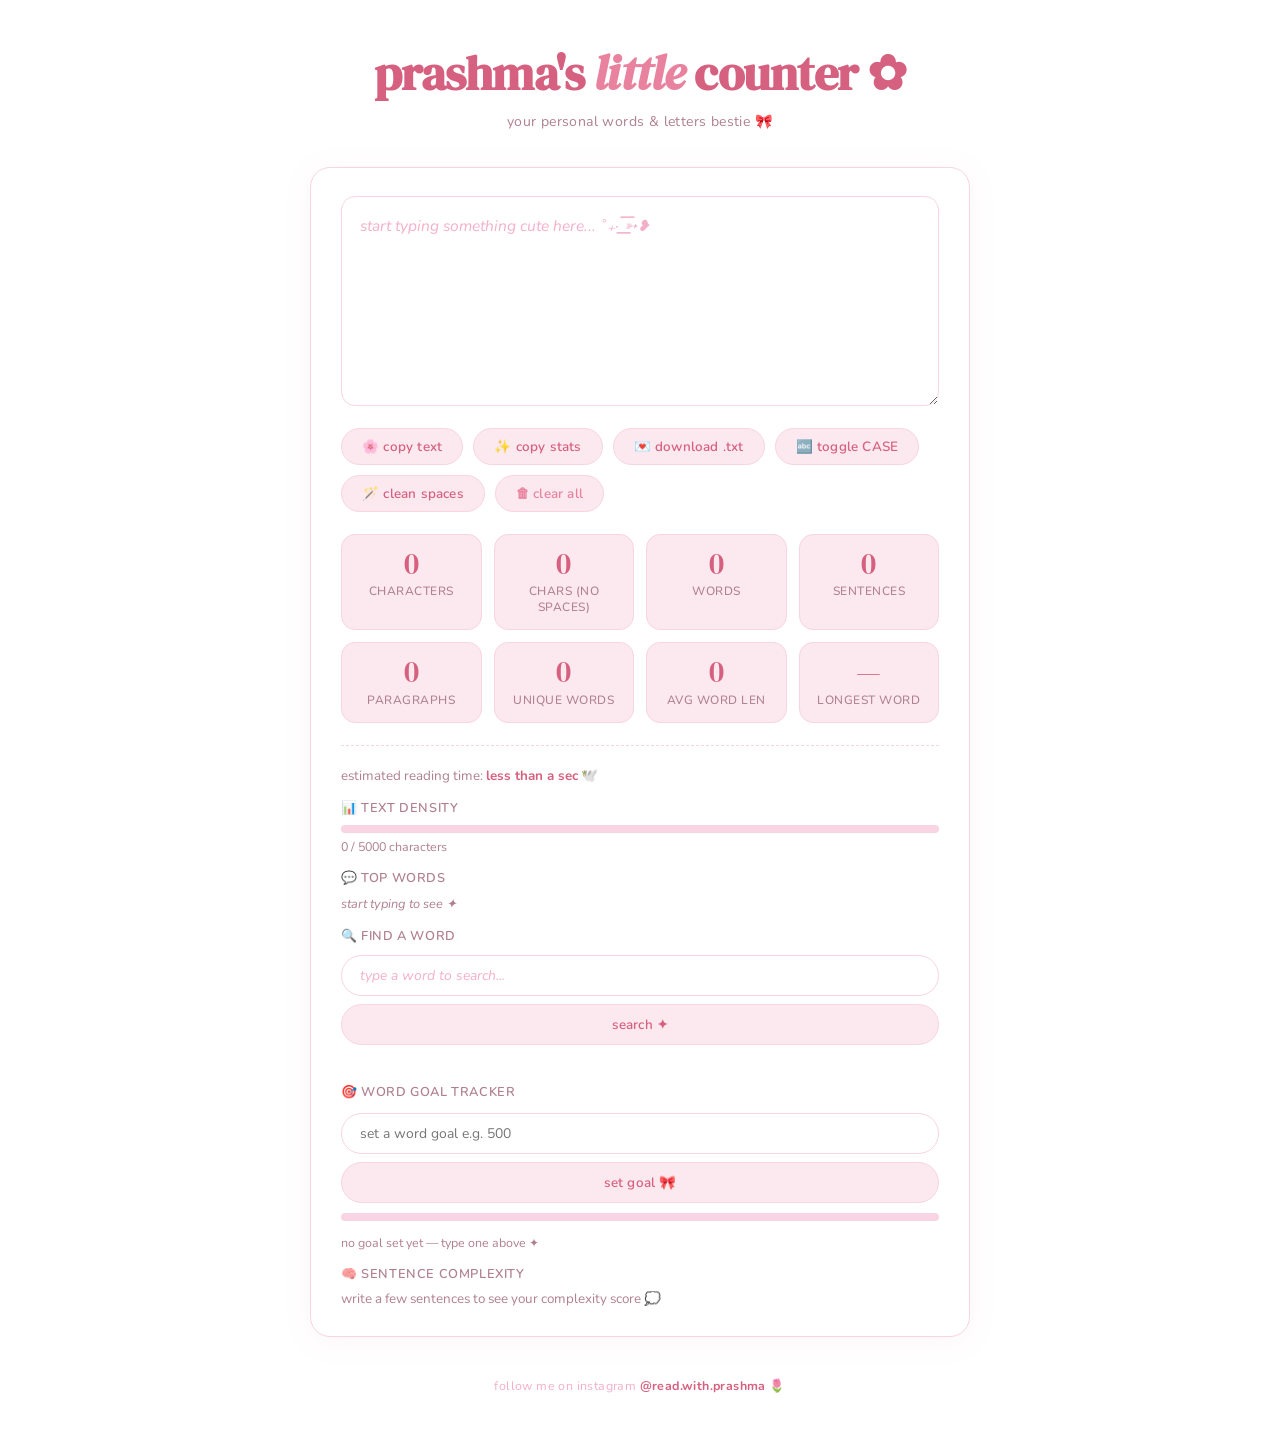
<file: words-counter.html>
<!DOCTYPE html>
<html lang="en">
<head>
  <meta charset="UTF-8" />
  <meta name="viewport" content="width=device-width, initial-scale=1.0" />
  <title>prashma's little counter ✿</title>
  <link href="https://fonts.googleapis.com/css2?family=DM+Serif+Display:ital@0;1&family=Nunito:wght@300;400;500;600&display=swap" rel="stylesheet" />
  <style>
    *, *::before, *::after { box-sizing: border-box; margin: 0; padding: 0; }

    :root {
      --pink-soft:   #fce8ef;
      --pink-light:  #f9d4e2;
      --pink-mid:    #f4afc9;
      --pink-accent: #e8829f;
      --pink-deep:   #d6607f;
      --white:       #ffffff;
      --text-main:   #5c3a4a;
      --text-muted:  #b08090;
    }

    body {
      font-family: 'Nunito', sans-serif;
      background: var(--white);
      color: var(--text-main);
      min-height: 100vh;
      display: flex;
      flex-direction: column;
      align-items: center;
      padding: 40px 20px 60px;
    }

    /* ── Header ── */
    header {
      text-align: center;
      margin-bottom: 36px;
      animation: fadeDown .6s ease both;
    }
    header h1 {
      font-family: 'DM Serif Display', serif;
      font-size: clamp(2rem, 5vw, 3rem);
      color: var(--pink-deep);
      letter-spacing: -0.5px;
    }
    header h1 span { font-style: italic; color: var(--pink-accent); }
    header p {
      margin-top: 6px;
      font-size: .88rem;
      color: var(--text-muted);
      font-weight: 400;
      letter-spacing: .4px;
    }

    /* ── Card ── */
    .card {
      background: var(--white);
      border: 1.5px solid var(--pink-light);
      border-radius: 20px;
      padding: 28px 30px;
      width: 100%;
      max-width: 660px;
      box-shadow: 0 4px 30px rgba(232,130,159,.08);
      animation: fadeUp .6s ease both .1s;
    }

    /* ── Textarea ── */
    .textarea-wrap { position: relative; }
    textarea {
      width: 100%;
      min-height: 210px;
      resize: vertical;
      border: 1.5px solid var(--pink-light);
      border-radius: 14px;
      padding: 16px 18px;
      font-family: 'Nunito', sans-serif;
      font-size: .97rem;
      color: var(--text-main);
      background: var(--white);
      outline: none;
      transition: border-color .25s, box-shadow .25s;
      line-height: 1.7;
    }
    textarea::placeholder { color: var(--pink-mid); font-style: italic; }
    textarea:focus {
      border-color: var(--pink-accent);
      box-shadow: 0 0 0 4px rgba(232,130,159,.12);
    }

    /* ── Buttons row ── */
    .btn-row {
      display: flex;
      flex-wrap: wrap;
      gap: 10px;
      margin-top: 16px;
    }
    button {
      font-family: 'Nunito', sans-serif;
      font-size: .84rem;
      font-weight: 600;
      border: 1.5px solid var(--pink-light);
      border-radius: 50px;
      padding: 8px 20px;
      background: var(--pink-soft);
      color: var(--pink-deep);
      cursor: pointer;
      transition: all .2s;
      letter-spacing: .2px;
    }
    button:hover {
      background: var(--pink-light);
      border-color: var(--pink-mid);
      transform: translateY(-1px);
      box-shadow: 0 3px 10px rgba(232,130,159,.18);
    }
    button:active { transform: translateY(0); }
    button.danger {
      border-color: #fad4dc;
      color: var(--pink-accent);
    }
    button.danger:hover { background: #fce0e8; border-color: var(--pink-accent); }

    /* ── Stats grid ── */
    .stats {
      display: grid;
      grid-template-columns: repeat(auto-fit, minmax(130px, 1fr));
      gap: 12px;
      margin-top: 22px;
    }
    .stat-box {
      background: var(--pink-soft);
      border: 1.5px solid var(--pink-light);
      border-radius: 14px;
      padding: 14px 16px;
      text-align: center;
      transition: transform .2s, box-shadow .2s;
    }
    .stat-box:hover {
      transform: translateY(-2px);
      box-shadow: 0 6px 18px rgba(232,130,159,.13);
    }
    .stat-box .num {
      font-family: 'DM Serif Display', serif;
      font-size: 1.9rem;
      color: var(--pink-deep);
      line-height: 1;
      transition: transform .15s;
    }
    .stat-box .num.pop { animation: pop .25s ease; }
    .stat-box .label {
      margin-top: 4px;
      font-size: .75rem;
      color: var(--text-muted);
      font-weight: 500;
      letter-spacing: .5px;
      text-transform: uppercase;
    }

    /* ── Advanced extras ── */
    .extras {
      margin-top: 22px;
      border-top: 1.5px dashed var(--pink-light);
      padding-top: 20px;
      display: flex;
      flex-direction: column;
      gap: 14px;
      animation: fadeUp .5s ease both .25s;
    }

    /* density bar */
    .density-section h3,
    .freq-section h3 {
      font-size: .8rem;
      font-weight: 600;
      color: var(--text-muted);
      text-transform: uppercase;
      letter-spacing: .6px;
      margin-bottom: 8px;
    }
    .density-bar-wrap {
      background: var(--pink-light);
      border-radius: 50px;
      height: 8px;
      overflow: hidden;
    }
    .density-bar {
      height: 100%;
      background: linear-gradient(90deg, var(--pink-mid), var(--pink-deep));
      border-radius: 50px;
      width: 0%;
      transition: width .5s cubic-bezier(.4,0,.2,1);
    }
    .density-label {
      margin-top: 5px;
      font-size: .78rem;
      color: var(--text-muted);
    }

    /* word frequency */
    .freq-tags {
      display: flex;
      flex-wrap: wrap;
      gap: 7px;
    }
    .freq-tag {
      background: var(--pink-soft);
      border: 1.4px solid var(--pink-light);
      border-radius: 50px;
      padding: 4px 12px;
      font-size: .79rem;
      color: var(--pink-deep);
      font-weight: 600;
      display: flex;
      align-items: center;
      gap: 5px;
    }
    .freq-tag .cnt {
      background: var(--pink-light);
      border-radius: 50px;
      padding: 1px 7px;
      font-size: .7rem;
      color: var(--text-muted);
    }

    /* reading time */
    .reading-time {
      font-size: .84rem;
      color: var(--text-muted);
    }
    .reading-time span { color: var(--pink-deep); font-weight: 700; }

    /* copy toast */
    .toast {
      position: fixed;
      bottom: 30px;
      left: 50%;
      transform: translateX(-50%) translateY(20px);
      background: var(--pink-soft);
      border: 1.5px solid var(--pink-light);
      color: var(--pink-deep);
      border-radius: 50px;
      padding: 10px 24px;
      font-size: .85rem;
      font-weight: 600;
      box-shadow: 0 6px 24px rgba(232,130,159,.2);
      opacity: 0;
      pointer-events: none;
      transition: all .3s;
    }
    .toast.show { opacity: 1; transform: translateX(-50%) translateY(0); }

    /* search/highlight */
    .search-row {
      display: flex;
      flex-direction: column;
      gap: 8px;
      margin-top: 10px;
    }
    .search-row input {
      width: 100%;
      border: 1.5px solid var(--pink-light);
      border-radius: 50px;
      padding: 10px 18px;
      font-family: 'Nunito', sans-serif;
      font-size: .87rem;
      color: var(--text-main);
      background: var(--white);
      outline: none;
      transition: border-color .2s, box-shadow .2s;
    }
    .search-row input::placeholder { color: var(--pink-mid); font-style: italic; }
    .search-row input:focus {
      border-color: var(--pink-accent);
      box-shadow: 0 0 0 3px rgba(232,130,159,.1);
    }
    .search-row button {
      width: 100%;
      padding: 10px 20px;
    }
    .search-result {
      font-size: .8rem;
      color: var(--text-muted);
      margin-top: 6px;
      padding-left: 4px;
      min-height: 18px;
    }
    .search-result span { color: var(--pink-deep); font-weight: 700; }

    /* goal tracker */
    .goal-section { display: flex; flex-direction: column; gap: 8px; }
    .goal-row {
      display: flex;
      flex-direction: column;
      gap: 8px;
    }
    .goal-row input[type=number] {
      width: 100%;
      border: 1.5px solid var(--pink-light);
      border-radius: 50px;
      padding: 10px 18px;
      font-family: 'Nunito', sans-serif;
      font-size: .87rem;
      color: var(--text-main);
      background: var(--white);
      outline: none;
      transition: border-color .2s, box-shadow .2s;
      /* -moz-appearance: textfield; */
    }
    .goal-row input[type=number]::-webkit-outer-spin-button,
    .goal-row input[type=number]::-webkit-inner-spin-button { -webkit-appearance: none; }
    .goal-row input[type=number]:focus {
      border-color: var(--pink-accent);
      box-shadow: 0 0 0 3px rgba(232,130,159,.1);
    }
    .goal-row button { width: 100%; padding: 10px 20px; }
    .goal-progress-wrap {
      background: var(--pink-light);
      border-radius: 50px;
      height: 8px;
      overflow: hidden;
      margin-top: 2px;
    }
    .goal-progress-bar {
      height: 100%;
      background: linear-gradient(90deg, var(--pink-mid), var(--pink-deep));
      border-radius: 50px;
      width: 0%;
      transition: width .5s cubic-bezier(.4,0,.2,1);
    }
    .goal-label {
      font-size: .78rem;
      color: var(--text-muted);
      margin-top: 5px;
    }
    .goal-label span { color: var(--pink-deep); font-weight: 700; }

    /* footer */
    footer {
      margin-top: 40px;
      font-size: .78rem;
      color: var(--pink-mid);
      letter-spacing: .4px;
      animation: fadeUp .5s ease both .4s;
    }

    /* animations */
    @keyframes fadeDown { from { opacity:0; transform:translateY(-16px);} to { opacity:1; transform:none;} }
    @keyframes fadeUp   { from { opacity:0; transform:translateY(16px); } to { opacity:1; transform:none;} }
    @keyframes pop      { 0%,100%{transform:scale(1)} 50%{transform:scale(1.18)} }
  </style>
</head>
<body>

<header>
  <h1>prashma's <span>little</span> counter ✿</h1>
  <p>your personal words & letters bestie 🎀</p>
</header>

<div class="card">

  <!-- textarea -->
  <div class="textarea-wrap">
    <textarea id="txt" placeholder="start typing something cute here... ˚₊· ͟͟͞͞➳❥"></textarea>
  </div>

  <!-- buttons -->
  <div class="btn-row">
    <button onclick="copyText()">🌸 copy text</button>
    <button onclick="copyStats()">✨ copy stats</button>
    <button onclick="downloadTxt()">💌 download .txt</button>
    <button onclick="toggleCase()">🔤 toggle CASE</button>
    <button onclick="removeExtraSpaces()">🪄 clean spaces</button>
    <button class="danger" onclick="clearAll()">🗑 clear all</button>
  </div>

  <!-- stat boxes -->
  <div class="stats">
    <div class="stat-box">
      <div class="num" id="s-chars">0</div>
      <div class="label">characters</div>
    </div>
    <div class="stat-box">
      <div class="num" id="s-chars-ns">0</div>
      <div class="label">chars (no spaces)</div>
    </div>
    <div class="stat-box">
      <div class="num" id="s-words">0</div>
      <div class="label">words</div>
    </div>
    <div class="stat-box">
      <div class="num" id="s-sentences">0</div>
      <div class="label">sentences</div>
    </div>
    <div class="stat-box">
      <div class="num" id="s-paras">0</div>
      <div class="label">paragraphs</div>
    </div>
    <div class="stat-box">
      <div class="num" id="s-unique">0</div>
      <div class="label">unique words</div>
    </div>
    <div class="stat-box">
      <div class="num" id="s-avg">0</div>
      <div class="label">avg word len</div>
    </div>
    <div class="stat-box">
      <div class="num" id="s-longest">—</div>
      <div class="label" id="s-longest-label">longest word</div>
    </div>
  </div>

  <!-- advanced extras -->
  <div class="extras">

    <!-- reading time -->
    <div class="reading-time" id="reading-time">
      estimated reading time: <span id="rt-val">less than a sec</span> 🕊️
    </div>

    <!-- density bar -->
    <div class="density-section">
      <h3>📊 text density</h3>
      <div class="density-bar-wrap">
        <div class="density-bar" id="density-bar"></div>
      </div>
      <div class="density-label" id="density-label">0 / 5000 characters</div>
    </div>

    <!-- top words -->
    <div class="freq-section">
      <h3>💬 top words</h3>
      <div class="freq-tags" id="freq-tags">
        <span style="font-size:.8rem;color:var(--text-muted);font-style:italic;">start typing to see ✦</span>
      </div>
    </div>

    <!-- word search -->
    <div>
      <h3 style="font-size:.8rem;font-weight:600;color:var(--text-muted);text-transform:uppercase;letter-spacing:.6px;margin-bottom:8px;">🔍 find a word</h3>
      <div class="search-row">
        <input type="text" id="search-input" placeholder="type a word to search..." />
        <button onclick="searchWord()">search ✦</button>
      </div>
      <div class="search-result" id="search-result"></div>
    </div>

    <!-- word goal tracker -->
    <div class="goal-section">
      <h3 style="font-size:.8rem;font-weight:600;color:var(--text-muted);text-transform:uppercase;letter-spacing:.6px;margin-bottom:4px;">🎯 word goal tracker</h3>
      <div class="goal-row">
        <input type="number" id="goal-input" placeholder="set a word goal e.g. 500" min="1" />
        <button onclick="setGoal()">set goal 🎀</button>
      </div>
      <div class="goal-progress-wrap"><div class="goal-progress-bar" id="goal-bar"></div></div>
      <div class="goal-label" id="goal-label">no goal set yet — type one above ✦</div>
    </div>

    <!-- sentence complexity -->
    <div>
      <h3 style="font-size:.8rem;font-weight:600;color:var(--text-muted);text-transform:uppercase;letter-spacing:.6px;margin-bottom:6px;">🧠 sentence complexity</h3>
      <div class="reading-time" id="complexity-line">write a few sentences to see your complexity score 💭</div>
    </div>

  </div>
</div>

<footer>follow me on instagram <a href="https://instagram.com/read.with.prashma" target="_blank" style="color:var(--pink-deep);font-weight:700;text-decoration:none;">@read.with.prashma</a> 🌷</footer>

<div class="toast" id="toast"></div>

<script>
  const txt = document.getElementById('txt');
  const LIMIT = 5000;
  let isCaps = false;

  function getWords(str) {
    return str.trim().split(/\s+/).filter(w => w.length > 0);
  }

  function pop(id) {
    const el = document.getElementById(id);
    el.classList.remove('pop');
    void el.offsetWidth;
    el.classList.add('pop');
  }

  function update() {
    const val = txt.value;
    const words = getWords(val);
    const wordCount = val.trim() === '' ? 0 : words.length;
    const charCount = val.length;
    const charNoSpace = val.replace(/\s/g,'').length;
    const sentences = val.trim() === '' ? 0 : (val.match(/[^.!?]*[.!?]+/g) || []).length;
    const paras = val.trim() === '' ? 0 : val.split(/\n\s*\n/).filter(p => p.trim().length > 0).length || (val.trim() ? 1 : 0);
    const uniqueWords = new Set(words.map(w => w.toLowerCase().replace(/[^a-z]/g,''))).size;
    const avgLen = wordCount === 0 ? 0 : (charNoSpace / wordCount).toFixed(1);
    const longest = wordCount === 0 ? '—' : words.reduce((a,b) => a.length >= b.length ? a : b);

    // reading time (200wpm)
    const minutes = wordCount / 200;
    let rtText;
    if (wordCount === 0) rtText = 'less than a sec';
    else if (minutes < 1) rtText = `~${Math.ceil(minutes * 60)} sec`;
    else rtText = `~${Math.ceil(minutes)} min`;

    setNum('s-chars', charCount);
    setNum('s-chars-ns', charNoSpace);
    setNum('s-words', wordCount);
    setNum('s-sentences', sentences);
    setNum('s-paras', paras);
    setNum('s-unique', uniqueWords);
    setNum('s-avg', avgLen);
    setStr('s-longest', longest.length > 10 ? longest.slice(0,10)+'…' : longest, longest);

    document.getElementById('rt-val').textContent = rtText;

    // density bar
    const pct = Math.min(charCount / LIMIT * 100, 100);
    document.getElementById('density-bar').style.width = pct + '%';
    document.getElementById('density-label').textContent = `${charCount} / ${LIMIT} characters`;

    // top 6 words (ignore short stop words)
    const stop = new Set(['the','a','an','and','or','but','in','on','at','to','of','is','it','i','my','we','be','as','by','do','so','no','up','if','he','she','they']);
    const freq = {};
    words.forEach(w => {
      const clean = w.toLowerCase().replace(/[^a-z']/g,'');
      if (clean.length > 2 && !stop.has(clean)) freq[clean] = (freq[clean]||0)+1;
    });
    const top = Object.entries(freq).sort((a,b)=>b[1]-a[1]).slice(0,6);
    const ftag = document.getElementById('freq-tags');
    if (top.length === 0) {
      ftag.innerHTML = '<span style="font-size:.8rem;color:var(--text-muted);font-style:italic;">start typing to see ✦</span>';
    } else {
      ftag.innerHTML = top.map(([w,c]) =>
        `<div class="freq-tag">${w}<span class="cnt">${c}</span></div>`
      ).join('');
    }
  }

  const prevVals = {};
  function setNum(id, val) {
    const el = document.getElementById(id);
    if (prevVals[id] !== val) { el.textContent = val; pop(id); prevVals[id] = val; }
  }
  function setStr(id, display, full) {
    const el = document.getElementById(id);
    if (prevVals[id] !== full) {
      el.textContent = display;
      el.title = full;
      pop(id);
      prevVals[id] = full;
    }
  }

  txt.addEventListener('input', update);

  function showToast(msg) {
    const t = document.getElementById('toast');
    t.textContent = msg;
    t.classList.add('show');
    setTimeout(() => t.classList.remove('show'), 2200);
  }

  function copyText() {
    if (!txt.value.trim()) { showToast('nothing to copy yet 🌸'); return; }
    navigator.clipboard.writeText(txt.value).then(() => showToast('copied to clipboard! 🎀'));
  }

  function copyStats() {
    const s = `✿ prashma's text stats ✿
characters: ${document.getElementById('s-chars').textContent}
chars (no spaces): ${document.getElementById('s-chars-ns').textContent}
words: ${document.getElementById('s-words').textContent}
sentences: ${document.getElementById('s-sentences').textContent}
paragraphs: ${document.getElementById('s-paras').textContent}
unique words: ${document.getElementById('s-unique').textContent}
avg word length: ${document.getElementById('s-avg').textContent}
reading time: ${document.getElementById('rt-val').textContent}`;
    navigator.clipboard.writeText(s).then(() => showToast('stats copied! ✨'));
  }

  function downloadTxt() {
    if (!txt.value.trim()) { showToast('nothing to download yet 🌸'); return; }
    const blob = new Blob([txt.value], {type:'text/plain'});
    const a = document.createElement('a');
    a.href = URL.createObjectURL(blob);
    a.download = 'prashma-note.txt';
    a.click();
    showToast('downloading! 💌');
  }

  function toggleCase() {
    if (!txt.value) return;
    txt.value = isCaps ? txt.value.toLowerCase() : txt.value.toUpperCase();
    isCaps = !isCaps;
    showToast(isCaps ? 'ALL CAPS ON 🔡' : 'lowercase mode 🔡');
    update();
  }

  function removeExtraSpaces() {
    txt.value = txt.value.replace(/[ \t]+/g,' ').replace(/\n{3,}/g,'\n\n').trim();
    update();
    showToast('spaces cleaned! 🪄');
  }

  function clearAll() {
    if (!txt.value) return;
    txt.value = '';
    isCaps = false;
    update();
    showToast('all cleared 🗑');
  }

  function searchWord() {
    const query = document.getElementById('search-input').value.trim().toLowerCase();
    const result = document.getElementById('search-result');
    if (!query) { result.innerHTML = ''; return; }
    const words = getWords(txt.value.toLowerCase());
    const count = words.filter(w => w.replace(/[^a-z']/g,'') === query).length;
    if (txt.value.trim() === '') {
      result.innerHTML = `type some text first 💭`;
    } else if (count === 0) {
      result.innerHTML = `"${query}" not found in your text 🌧️`;
    } else {
      result.innerHTML = `"${query}" appears <span>${count}</span> time${count>1?'s':''} ✨`;
    }
  }

  document.getElementById('search-input').addEventListener('keydown', e => {
    if (e.key === 'Enter') searchWord();
  });

  // ── Goal Tracker ──
  let wordGoal = 0;
  function setGoal() {
    const v = parseInt(document.getElementById('goal-input').value);
    if (!v || v < 1) { showToast('enter a valid number 🌸'); return; }
    wordGoal = v;
    updateGoal(parseInt(document.getElementById('s-words').textContent) || 0);
    showToast(`goal set to ${v} words! 🎯`);
  }
  function updateGoal(wordCount) {
    if (!wordGoal) return;
    const pct = Math.min(wordCount / wordGoal * 100, 100);
    document.getElementById('goal-bar').style.width = pct + '%';
    const remaining = Math.max(wordGoal - wordCount, 0);
    const lbl = document.getElementById('goal-label');
    if (wordCount >= wordGoal) {
      lbl.innerHTML = `🎉 goal reached! <span>${wordGoal} words</span> written ✨`;
    } else {
      lbl.innerHTML = `<span>${wordCount}</span> / ${wordGoal} words — <span>${remaining}</span> to go 💪`;
    }
  }

  // ── Complexity Score ──
  function updateComplexity(val) {
    const el = document.getElementById('complexity-line');
    const words = getWords(val);
    if (words.length < 5) { el.innerHTML = 'write a few sentences to see your complexity score 💭'; return; }
    const sentences = (val.match(/[^.!?]*[.!?]+/g) || [val]).filter(s => s.trim());
    const avgWordsPerSentence = sentences.length ? words.length / sentences.length : words.length;
    const longWords = words.filter(w => w.replace(/[^a-zA-Z]/g,'').length > 6).length;
    const longWordPct = (longWords / words.length * 100).toFixed(0);
    let level, emoji;
    const score = avgWordsPerSentence * 0.5 + longWords * 0.3;
    if (score < 5)       { level = 'very simple'; emoji = '🌱'; }
    else if (score < 10) { level = 'easy & breezy'; emoji = '🌸'; }
    else if (score < 18) { level = 'moderate'; emoji = '📖'; }
    else if (score < 26) { level = 'complex'; emoji = '🧩'; }
    else                 { level = 'very complex'; emoji = '🔬'; }
    el.innerHTML = `${emoji} <span style="color:var(--pink-deep);font-weight:700;">${level}</span> — avg ${avgWordsPerSentence.toFixed(1)} words/sentence · ${longWordPct}% long words`;
  }

  // patch update() to also call goal & complexity
  const _origUpdate = update;
  txt.removeEventListener('input', update);
  txt.addEventListener('input', () => {
    update();
    updateGoal(parseInt(document.getElementById('s-words').textContent) || 0);
    updateComplexity(txt.value);
  });
</script>
</body>
</html>
</file>
